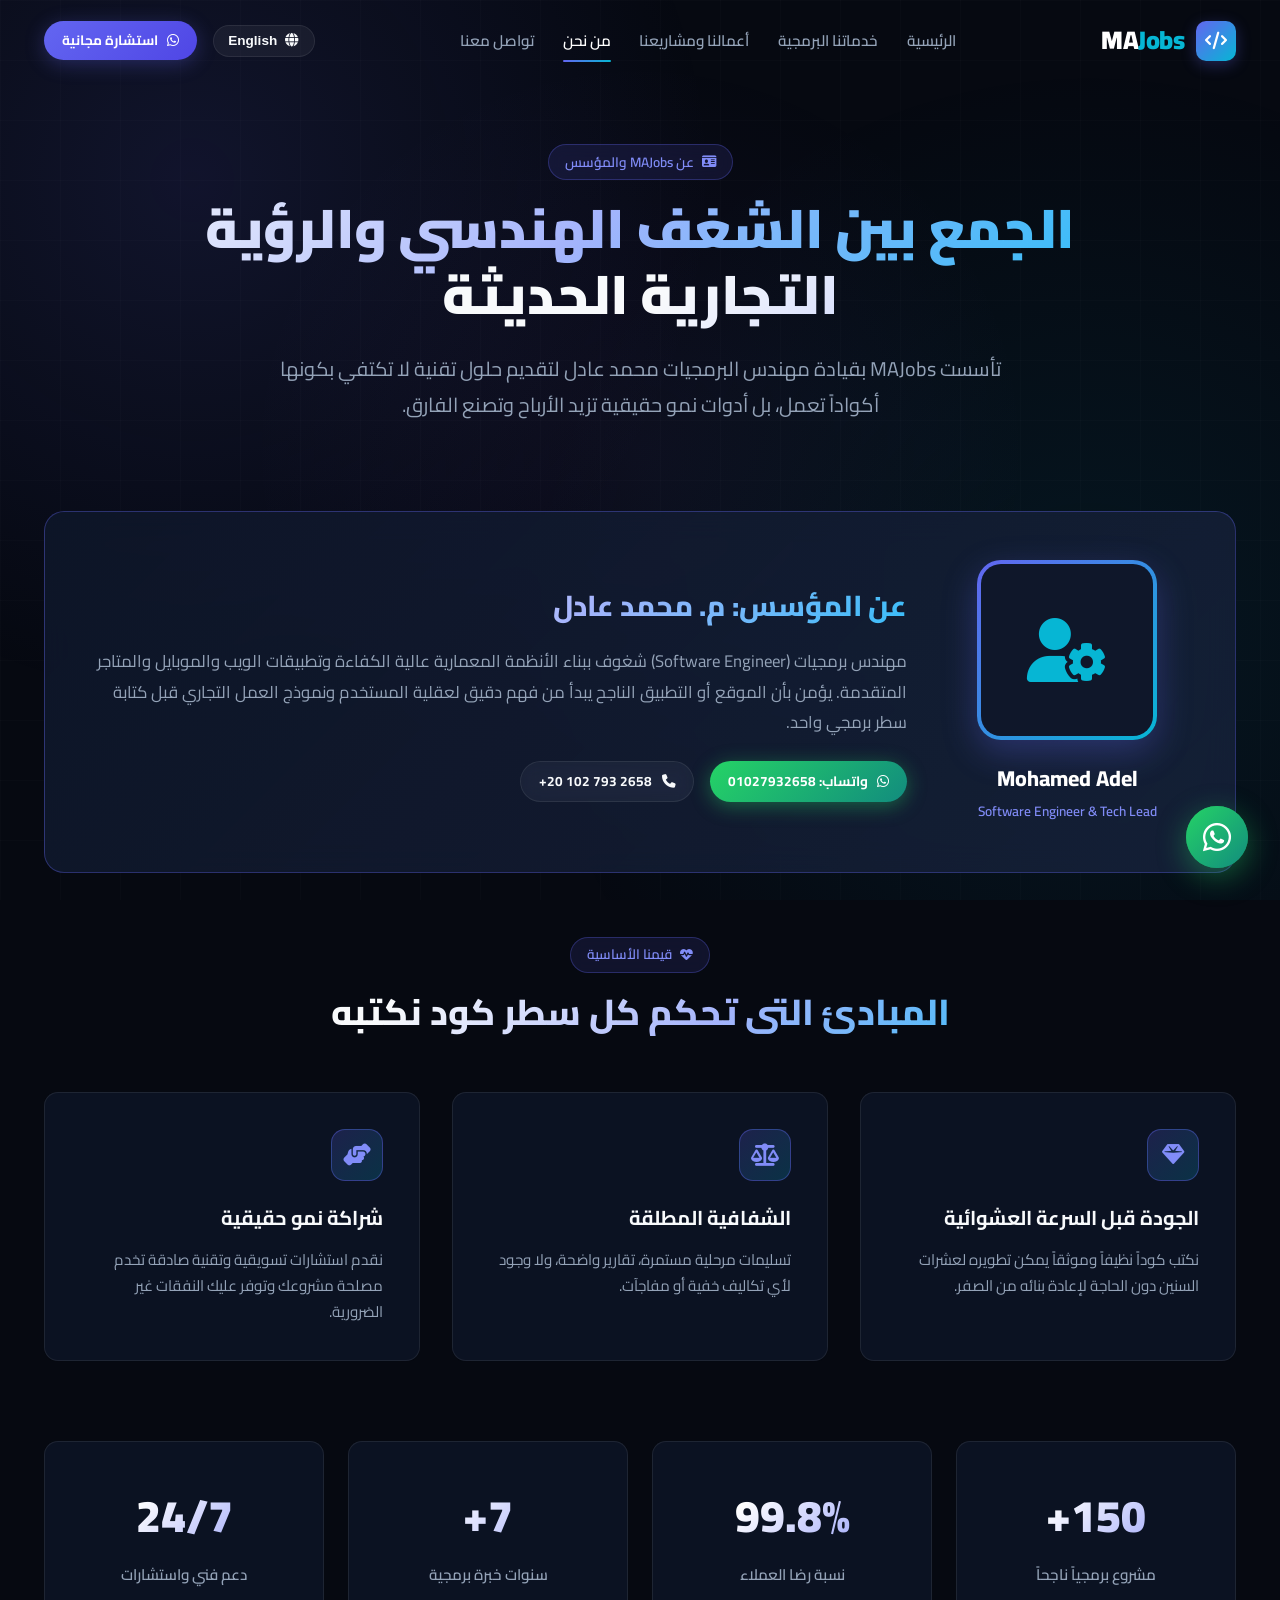
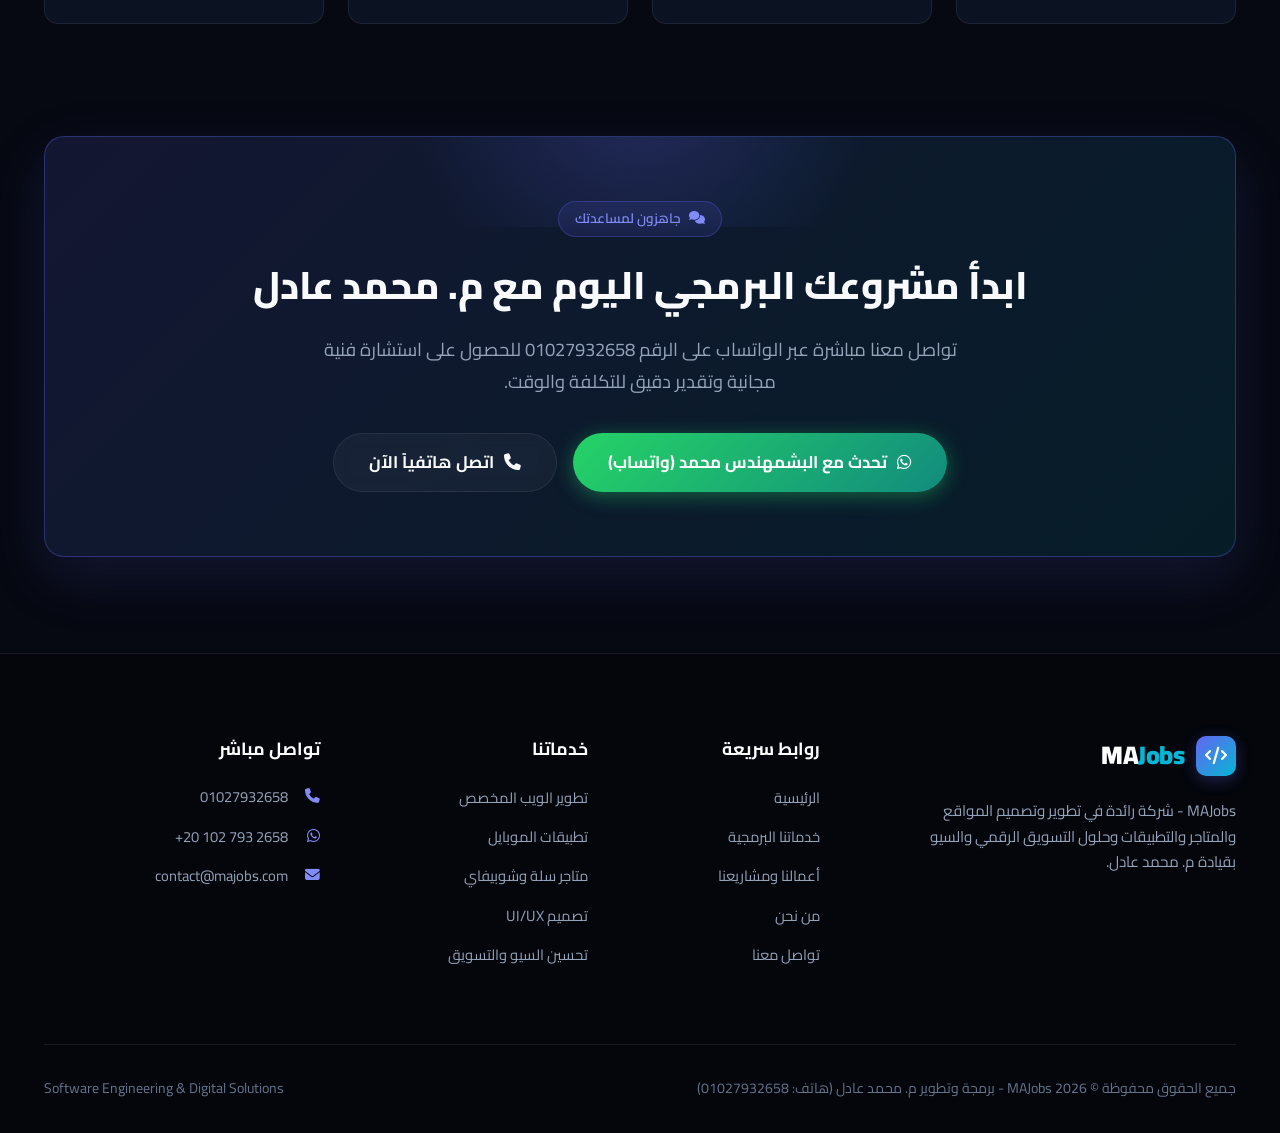
<file: about.html>
<!DOCTYPE html>
<html lang="ar" dir="rtl">
<head>
    <meta charset="UTF-8">
    <meta name="viewport" content="width=device-width, initial-scale=1.0">
    <title data-i18n-title="nav_about">من نحن | MAJobs - م. محمد عادل</title>
    
    <meta name="description" content="تعرف على MAJobs ورؤية المؤسس م. محمد عادل في تطوير الحلول البرمجية والهندسية المتطورة للشركات والمتاجر في الشرق الأوسط.">
    <meta name="author" content="Mohamed Adel">

    <!-- Favicon -->
    <link rel="icon" type="image/svg+xml" href="assets/favicon.svg">
    <link rel="icon" type="image/png" sizes="32x32" href="assets/favicon.png">
    <link rel="apple-touch-icon" sizes="192x192" href="assets/favicon-192.png">
    <link rel="shortcut icon" href="favicon.ico">

    <!-- Fonts & Icons -->
    <link rel="preconnect" href="https://fonts.googleapis.com">
    <link rel="preconnect" href="https://fonts.gstatic.com" crossorigin>
    <link href="https://fonts.googleapis.com/css2?family=Cairo:wght@400;500;600;700;800;900&family=Plus+Jakarta+Sans:wght@400;500;600;700;800&display=swap" rel="stylesheet">
    <link rel="stylesheet" href="https://cdnjs.cloudflare.com/ajax/libs/font-awesome/6.5.1/css/all.min.css">

    <!-- Stylesheets -->
    <link rel="stylesheet" href="css/style.css">
    <link rel="stylesheet" href="css/components.css">
    <link rel="stylesheet" href="css/rtl.css">
</head>
<body>

    <!-- ================= NAVBAR ================= -->
    <nav class="site-navbar">
        <div class="container nav-container">
            <a href="index.html" class="nav-brand">
                <div class="brand-icon">
                    <i class="fa-solid fa-code"></i>
                </div>
                <span>MA<span class="brand-accent">Jobs</span></span>
            </a>

            <div class="nav-menu">
                <a href="index.html" class="nav-link" data-i18n="nav_home">الرئيسية</a>
                <a href="services.html" class="nav-link" data-i18n="nav_services">خدماتنا البرمجية</a>
                <a href="portfolio.html" class="nav-link" data-i18n="nav_portfolio">أعمالنا ومشاريعنا</a>
                <a href="about.html" class="nav-link active" data-i18n="nav_about">من نحن</a>
                <a href="contact.html" class="nav-link" data-i18n="nav_contact">تواصل معنا</a>
            </div>

            <div class="nav-actions">
                <button type="button" class="lang-toggle-btn" aria-label="Toggle Language">
                    <i class="fa-solid fa-globe"></i>
                    <span class="lang-toggle-text">English</span>
                </button>

                <a href="https://wa.me/201027932658?text=%D9%85%D8%B1%D8%AD%D8%A8%D8%A7%D9%8B%20%D9%8A%D8%A7%20%D8%A8%D8%B4%D9%85%D9%87%D9%86%D8%AF%D8%B3%20%D9%85%D8%AD%D9%85%D8%AF%D8%8C%20%D8%A3%D9%88%D8%AF%20%D8%A7%D9%84%D8%AA%D8%B9%D8%B1%D9%81%20%D8%A3%D9%83%D8%AB%D8%B1%20%D8%B9%D9%84%D9%89%20MAJobs." target="_blank" rel="noopener noreferrer" class="btn btn-primary btn-sm">
                    <i class="fa-brands fa-whatsapp"></i>
                    <span data-i18n="nav_cta">استشارة مجانية</span>
                </a>

                <button class="mobile-toggle" aria-label="Open Navigation">
                    <span></span>
                    <span></span>
                    <span></span>
                </button>
            </div>
        </div>
    </nav>
    <div class="nav-overlay"></div>

    <!-- ================= PAGE HEADER ================= -->
    <header class="hero-section" style="padding-bottom: 2rem;">
        <div class="container">
            <div class="hero-content">
                <div class="badge animate-on-scroll">
                    <i class="fa-solid fa-id-card"></i>
                    <span data-i18n="about_page_badge">عن MAJobs والمؤسس</span>
                </div>

                <h1 class="hero-title animate-on-scroll">
                    <span class="text-gradient" data-i18n="about_page_title">الجمع بين الشغف الهندسي والرؤية التجارية الحديثة</span>
                </h1>

                <p class="hero-subtitle animate-on-scroll" data-i18n="about_lead">
                    تأسست MAJobs بقيادة مهندس البرمجيات محمد عادل لتقديم حلول تقنية لا تكتفي بكونها أكواداً تعمل، بل أدوات نمو حقيقية تزيد الأرباح وتصنع الفارق.
                </p>
            </div>
        </div>
    </header>

    <!-- ================= FOUNDER CARD ================= -->
    <section class="section" style="padding-top: 1rem;">
        <div class="container">
            <div class="founder-profile-card animate-on-scroll">
                <div class="founder-avatar-box">
                    <div class="founder-img-wrapper">
                        <div class="founder-img-inner">
                            <i class="fa-solid fa-user-gear"></i>
                        </div>
                    </div>
                    <h3 class="founder-name">Mohamed Adel</h3>
                    <span class="founder-title-badge">Software Engineer & Tech Lead</span>
                </div>

                <div class="founder-bio">
                    <h3 class="text-gradient" data-i18n="about_founder_title">عن المؤسس: م. محمد عادل</h3>
                    <p data-i18n="about_founder_desc">
                        مهندس برمجيات (Software Engineer) شغوف ببناء الأنظمة المعمارية عالية الكفاءة وتطبيقات الويب والموبايل والمتاجر المتقدمة. يؤمن بأن الموقع أو التطبيق الناجح يبدأ من فهم دقيق لعقلية المستخدم ونموذج العمل التجاري قبل كتابة سطر برمجي واحد.
                    </p>

                    <div style="display: flex; gap: 1rem; flex-wrap: wrap;">
                        <a href="https://wa.me/201027932658?text=%D9%85%D8%B1%D8%AD%D8%A8%D8%A7%D9%8B%20%D9%85.%20%D9%85%D8%AD%D9%85%D8%AF%20%D8%B9%D8%A7%D8%AF%D9%84%D8%8C%20%D8%A3%D9%88%D8%AF%20%D8%A7%D9%84%D8%AD%D8%AF%D9%8A%D8%AB%20%D9%85%D8%B9%D9%83%20%D9%85%D8%A8%D8%A7%D8%B4%D8%B1%D8%A9." target="_blank" rel="noopener noreferrer" class="btn btn-whatsapp btn-sm">
                            <i class="fa-brands fa-whatsapp"></i>
                            <span>واتساب: 01027932658</span>
                        </a>
                        <a href="tel:+201027932658" class="btn btn-outline btn-sm">
                            <i class="fa-solid fa-phone"></i>
                            <span style="direction: ltr;">+20 102 793 2658</span>
                        </a>
                    </div>
                </div>
            </div>

            <!-- Core Values -->
            <div class="section-header" style="margin-top: 4rem;">
                <div class="badge">
                    <i class="fa-solid fa-heart-pulse"></i>
                    <span data-i18n="about_values_title">قيمنا الأساسية</span>
                </div>
                <h2 class="section-title text-gradient">المبادئ التي تحكم كل سطر كود نكتبه</h2>
            </div>

            <div class="why-grid">
                <div class="why-card animate-on-scroll">
                    <div class="why-icon-box">
                        <i class="fa-solid fa-gem"></i>
                    </div>
                    <h3 data-i18n="about_val_1_title">الجودة قبل السرعة العشوائية</h3>
                    <p data-i18n="about_val_1_desc">نكتب كوداً نظيفاً وموثقاً يمكن تطويره لعشرات السنين دون الحاجة لإعادة بنائه من الصفر.</p>
                </div>

                <div class="why-card animate-on-scroll">
                    <div class="why-icon-box">
                        <i class="fa-solid fa-scale-balanced"></i>
                    </div>
                    <h3 data-i18n="about_val_2_title">الشفافية المطلقة</h3>
                    <p data-i18n="about_val_2_desc">تسليمات مرحلية مستمرة، تقارير واضحة، ولا وجود لأي تكاليف خفية أو مفاجآت.</p>
                </div>

                <div class="why-card animate-on-scroll">
                    <div class="why-icon-box">
                        <i class="fa-solid fa-handshake-angle"></i>
                    </div>
                    <h3 data-i18n="about_val_3_title">شراكة نمو حقيقية</h3>
                    <p data-i18n="about_val_3_desc">نقدم استشارات تسويقية وتقنية صادقة تخدم مصلحة مشروعك وتوفر عليك النفقات غير الضرورية.</p>
                </div>
            </div>

            <!-- Stats Counters -->
            <div style="margin-top: 5rem;">
                <div id="stats-grid" class="stats-grid"></div>
            </div>
        </div>
    </section>

    <!-- ================= CTA BANNER ================= -->
    <section class="section" style="padding-top: 1rem;">
        <div class="container">
            <div class="cta-banner">
                <div class="badge">
                    <i class="fa-solid fa-comments"></i>
                    <span>جاهزون لمساعدتك</span>
                </div>
                <h2 data-i18n="cta_title">ابدأ مشروعك البرمجي اليوم مع م. محمد عادل</h2>
                <p data-i18n="cta_desc">تواصل معنا مباشرة عبر الواتساب على الرقم 01027932658 للحصول على استشارة فنية مجانية وتقدير دقيق للتكلفة والوقت.</p>
                
                <div class="cta-actions">
                    <a href="https://wa.me/201027932658?text=%D9%85%D8%B1%D8%AD%D8%A8%D8%A7%D9%8B%20%D9%85.%20%D9%85%D8%AD%D9%85%D8%AF%D8%8C%20%D8%A3%D8%B1%D9%8A%D8%AF%20%D8%A8%D8%AF%D8%A1%20%D9%85%D8%B4%D8%B1%D9%88%D8%B9%20%D9%85%D8%B9%20MAJobs." target="_blank" rel="noopener noreferrer" class="btn btn-whatsapp btn-lg">
                        <i class="fa-brands fa-whatsapp"></i>
                        <span data-i18n="cta_whatsapp_btn">تحدث مع البشمهندس محمد (واتساب)</span>
                    </a>
                    <a href="tel:+201027932658" class="btn btn-outline btn-lg">
                        <i class="fa-solid fa-phone"></i>
                        <span data-i18n="cta_call_btn">اتصل هاتفياً الآن</span>
                    </a>
                </div>
            </div>
        </div>
    </section>

    <!-- ================= FOOTER ================= -->
    <footer class="site-footer">
        <div class="container">
            <div class="footer-top">
                <div class="footer-brand">
                    <a href="index.html" class="nav-brand">
                        <div class="brand-icon">
                            <i class="fa-solid fa-code"></i>
                        </div>
                        <span>MA<span class="brand-accent">Jobs</span></span>
                    </a>
                    <p data-i18n="footer_desc">MAJobs - شركة رائدة في تطوير وتصميم المواقع والمتاجر والتطبيقات وحلول التسويق الرقمي والسيو بقيادة م. محمد عادل.</p>
                </div>

                <div>
                    <h4 class="footer-title" data-i18n="footer_links_quick">روابط سريعة</h4>
                    <ul class="footer-links">
                        <li><a href="index.html" data-i18n="nav_home">الرئيسية</a></li>
                        <li><a href="services.html" data-i18n="nav_services">خدماتنا</a></li>
                        <li><a href="portfolio.html" data-i18n="nav_portfolio">أعمالنا</a></li>
                        <li><a href="about.html" data-i18n="nav_about">من نحن</a></li>
                        <li><a href="contact.html" data-i18n="nav_contact">تواصل معنا</a></li>
                    </ul>
                </div>

                <div>
                    <h4 class="footer-title" data-i18n="footer_links_services">خدماتنا</h4>
                    <ul class="footer-links">
                        <li><a href="services.html">تطوير الويب المخصص</a></li>
                        <li><a href="services.html">تطبيقات الموبايل</a></li>
                        <li><a href="services.html">متاجر سلة وشوبيفاي</a></li>
                        <li><a href="services.html">تصميم UI/UX</a></li>
                        <li><a href="services.html">تحسين السيو والتسويق</a></li>
                    </ul>
                </div>

                <div>
                    <h4 class="footer-title" data-i18n="footer_contact_direct">تواصل مباشر</h4>
                    <div class="footer-contact-item">
                        <i class="fa-solid fa-phone"></i>
                        <a href="tel:+201027932658" style="direction: ltr;">01027932658</a>
                    </div>
                    <div class="footer-contact-item">
                        <i class="fa-brands fa-whatsapp"></i>
                        <a href="https://wa.me/201027932658" target="_blank" rel="noopener noreferrer" style="direction: ltr;">+20 102 793 2658</a>
                    </div>
                    <div class="footer-contact-item">
                        <i class="fa-solid fa-envelope"></i>
                        <a href="mailto:contact@majobs.com">contact@majobs.com</a>
                    </div>
                </div>
            </div>

            <div class="footer-bottom">
                <div data-i18n="footer_rights">جميع الحقوق محفوظة © 2026 MAJobs - برمجة وتطوير م. محمد عادل (هاتف: 01027932658)</div>
                <div>Software Engineering & Digital Solutions</div>
            </div>
        </div>
    </footer>

    <!-- Scripts -->
    <script src="js/data.js"></script>
    <script src="js/translations.js"></script>
    <script src="js/main.js"></script>
</body>
</html>
</file>
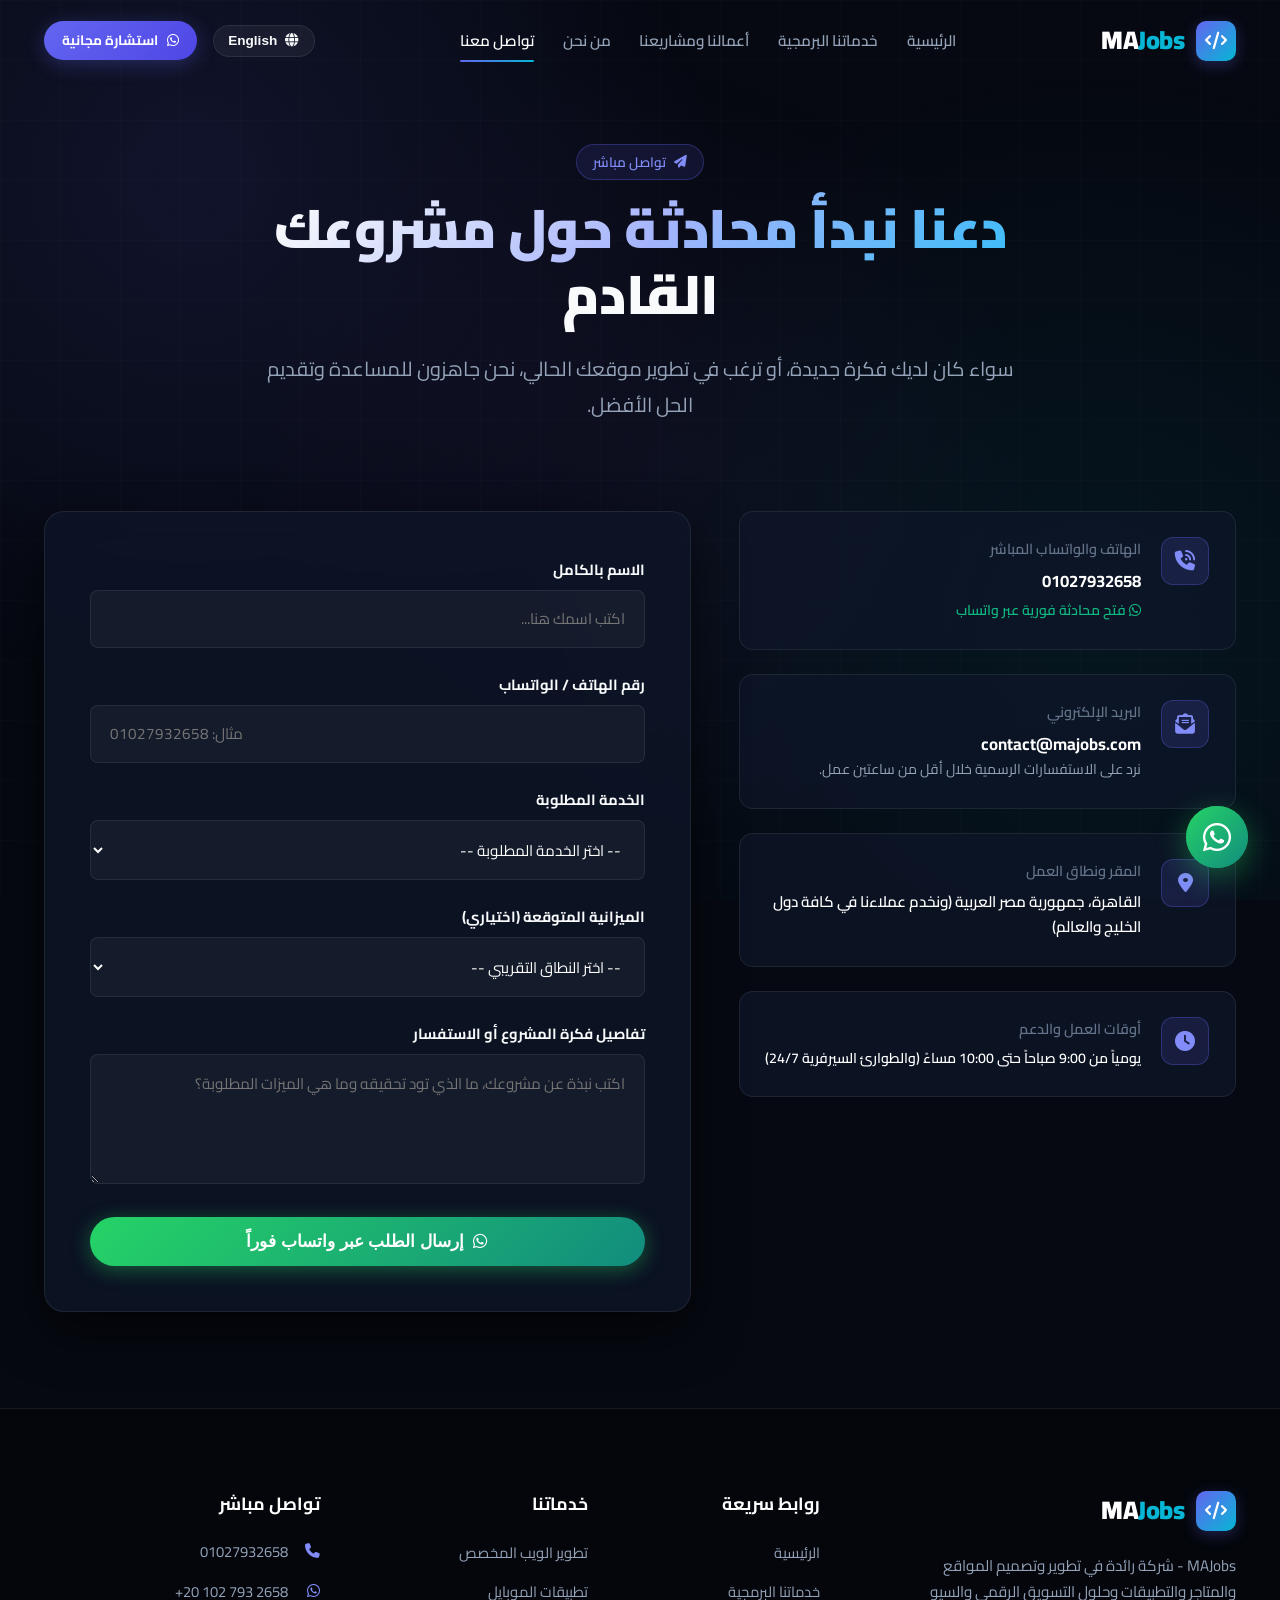
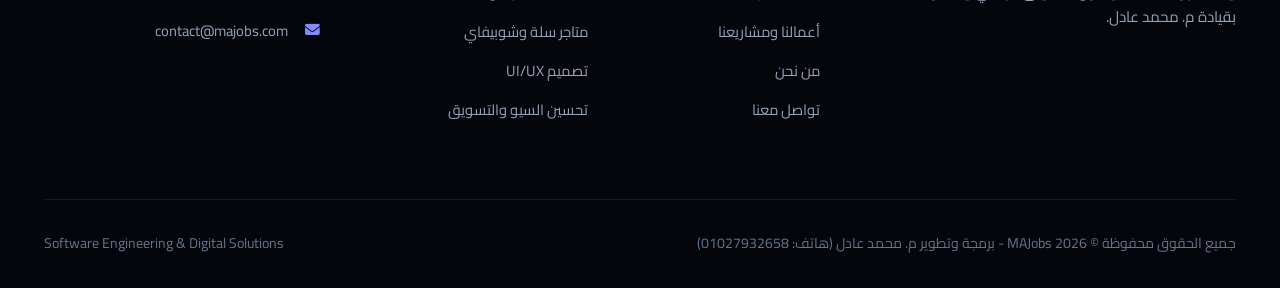
<file: contact.html>
<!DOCTYPE html>
<html lang="ar" dir="rtl">
<head>
    <meta charset="UTF-8">
    <meta name="viewport" content="width=device-width, initial-scale=1.0">
    <title data-i18n-title="nav_contact">تواصل معنا | MAJobs - م. محمد عادل</title>
    
    <meta name="description" content="تواصل مع م. محمد عادل ومؤسسة MAJobs لتطوير البرمجيات والمواقع. رقم الهاتف والواتساب المباشر: 01027932658">
    <meta name="author" content="Mohamed Adel">

    <!-- Favicon -->
    <link rel="icon" type="image/svg+xml" href="assets/favicon.svg">
    <link rel="icon" type="image/png" sizes="32x32" href="assets/favicon.png">
    <link rel="apple-touch-icon" sizes="192x192" href="assets/favicon-192.png">
    <link rel="shortcut icon" href="favicon.ico">

    <!-- Fonts & Icons -->
    <link rel="preconnect" href="https://fonts.googleapis.com">
    <link rel="preconnect" href="https://fonts.gstatic.com" crossorigin>
    <link href="https://fonts.googleapis.com/css2?family=Cairo:wght@400;500;600;700;800;900&family=Plus+Jakarta+Sans:wght@400;500;600;700;800&display=swap" rel="stylesheet">
    <link rel="stylesheet" href="https://cdnjs.cloudflare.com/ajax/libs/font-awesome/6.5.1/css/all.min.css">

    <!-- Stylesheets -->
    <link rel="stylesheet" href="css/style.css">
    <link rel="stylesheet" href="css/components.css">
    <link rel="stylesheet" href="css/rtl.css">
</head>
<body>

    <!-- ================= NAVBAR ================= -->
    <nav class="site-navbar">
        <div class="container nav-container">
            <a href="index.html" class="nav-brand">
                <div class="brand-icon">
                    <i class="fa-solid fa-code"></i>
                </div>
                <span>MA<span class="brand-accent">Jobs</span></span>
            </a>

            <div class="nav-menu">
                <a href="index.html" class="nav-link" data-i18n="nav_home">الرئيسية</a>
                <a href="services.html" class="nav-link" data-i18n="nav_services">خدماتنا البرمجية</a>
                <a href="portfolio.html" class="nav-link" data-i18n="nav_portfolio">أعمالنا ومشاريعنا</a>
                <a href="about.html" class="nav-link" data-i18n="nav_about">من نحن</a>
                <a href="contact.html" class="nav-link active" data-i18n="nav_contact">تواصل معنا</a>
            </div>

            <div class="nav-actions">
                <button type="button" class="lang-toggle-btn" aria-label="Toggle Language">
                    <i class="fa-solid fa-globe"></i>
                    <span class="lang-toggle-text">English</span>
                </button>

                <a href="https://wa.me/201027932658?text=%D9%85%D8%B1%D8%AD%D8%A8%D8%A7%D9%8B%20%D9%8A%D8%A7%20%D8%A8%D8%B4%D9%85%D9%87%D9%86%D8%AF%D8%B3%20%D9%85%D8%AD%D9%85%D8%AF%D8%8C%20%D8%A3%D9%88%D8%AF%20%D8%A7%D9%84%D8%AA%D9%88%D8%A7%D8%B5%D9%84%20%D9%85%D8%B9%D9%83%D9%85%20%D9%84%D8%A8%D8%AF%D8%A1%20%D9%85%D8%B4%D8%B1%D9%88%D8%B9." target="_blank" rel="noopener noreferrer" class="btn btn-primary btn-sm">
                    <i class="fa-brands fa-whatsapp"></i>
                    <span data-i18n="nav_cta">استشارة مجانية</span>
                </a>

                <button class="mobile-toggle" aria-label="Open Navigation">
                    <span></span>
                    <span></span>
                    <span></span>
                </button>
            </div>
        </div>
    </nav>
    <div class="nav-overlay"></div>

    <!-- ================= PAGE HEADER ================= -->
    <header class="hero-section" style="padding-bottom: 2rem;">
        <div class="container">
            <div class="hero-content">
                <div class="badge animate-on-scroll">
                    <i class="fa-solid fa-paper-plane"></i>
                    <span data-i18n="contact_page_badge">تواصل مباشر</span>
                </div>

                <h1 class="hero-title animate-on-scroll">
                    <span class="text-gradient" data-i18n="contact_page_title">دعنا نبدأ محادثة حول مشروعك القادم</span>
                </h1>

                <p class="hero-subtitle animate-on-scroll" data-i18n="contact_page_desc">
                    سواء كان لديك فكرة جديدة، أو ترغب في تطوير موقعك الحالي، نحن جاهزون للمساعدة وتقديم الحل الأفضل.
                </p>
            </div>
        </div>
    </header>

    <!-- ================= CONTACT SECTION ================= -->
    <section class="section" style="padding-top: 1rem;">
        <div class="container">
            <div class="contact-layout">
                <!-- Contact Information Cards -->
                <div class="contact-info-list">
                    <div class="contact-info-card animate-on-scroll">
                        <div class="contact-icon-box">
                            <i class="fa-solid fa-phone-volume"></i>
                        </div>
                        <div>
                            <div class="contact-info-title" data-i18n="contact_info_phone_title">الهاتف والواتساب المباشر</div>
                            <div class="contact-info-value">
                                <a href="tel:+201027932658" style="color: #fff;">01027932658</a>
                            </div>
                            <div class="contact-info-desc" style="margin-top: 0.25rem;">
                                <a href="https://wa.me/201027932658" target="_blank" rel="noopener noreferrer" style="color: var(--emerald); font-weight: 600;">
                                    <i class="fa-brands fa-whatsapp"></i> فتح محادثة فورية عبر واتساب
                                </a>
                            </div>
                        </div>
                    </div>

                    <div class="contact-info-card animate-on-scroll">
                        <div class="contact-icon-box">
                            <i class="fa-solid fa-envelope-open-text"></i>
                        </div>
                        <div>
                            <div class="contact-info-title" data-i18n="contact_info_email_title">البريد الإلكتروني الرسمي</div>
                            <div class="contact-info-value">
                                <a href="mailto:contact@majobs.com" style="color: #fff; direction: ltr;">contact@majobs.com</a>
                            </div>
                            <div class="contact-info-desc">نرد على الاستفسارات الرسمية خلال أقل من ساعتين عمل.</div>
                        </div>
                    </div>

                    <div class="contact-info-card animate-on-scroll">
                        <div class="contact-icon-box">
                            <i class="fa-solid fa-location-dot"></i>
                        </div>
                        <div>
                            <div class="contact-info-title" data-i18n="contact_info_loc_title">المقر ونطاق العمل</div>
                            <div class="contact-info-desc" data-i18n="contact_info_loc_val" style="color: #fff; font-weight: 600; font-size: 0.95rem;">
                                القاهرة، جمهورية مصر العربية (ونخدم عملاءنا في كافة دول الخليج والعالم)
                            </div>
                        </div>
                    </div>

                    <div class="contact-info-card animate-on-scroll">
                        <div class="contact-icon-box">
                            <i class="fa-solid fa-clock"></i>
                        </div>
                        <div>
                            <div class="contact-info-title" data-i18n="contact_info_hours_title">أوقات العمل والدعم</div>
                            <div class="contact-info-desc" data-i18n="contact_info_hours_val" style="color: #fff; font-weight: 600;">
                                يومياً من 9:00 صباحاً حتى 10:00 مساءً (والطوارئ السيرفرية 24/7)
                            </div>
                        </div>
                    </div>
                </div>

                <!-- Interactive Contact Form -->
                <div class="contact-form-box animate-on-scroll">
                    <form id="main-contact-form">
                        <div class="form-group">
                            <label class="form-label" for="cf-name" data-i18n="form_name">الاسم بالكامل</label>
                            <input type="text" id="cf-name" class="form-input" data-i18n-ph="form_name_ph" placeholder="اكتب اسمك هنا..." required>
                        </div>

                        <div class="form-group">
                            <label class="form-label" for="cf-phone" data-i18n="form_phone">رقم الهاتف / الواتساب</label>
                            <input type="tel" id="cf-phone" class="form-input" data-i18n-ph="form_phone_ph" placeholder="مثال: 01027932658" required>
                        </div>

                        <div class="form-group">
                            <label class="form-label" for="cf-service" data-i18n="form_service">الخدمة المطلوبة</label>
                            <select id="cf-service" class="form-select">
                                <option value="" data-i18n="form_service_select">-- اختر الخدمة المطلوبة --</option>
                                <option value="تطوير موقع ويب مخصص (Web Development)">تطوير موقع ويب مخصص (Web Development)</option>
                                <option value="تطوير تطبيق موبايل iOS & Android">تطوير تطبيق موبايل iOS & Android</option>
                                <option value="إنشاء متجر إلكتروني (سلة، زد، شوبيفاي)">إنشاء متجر إلكتروني (سلة، زد، شوبيفاي)</option>
                                <option value="تصميم واجهات وتجربة المستخدم (UI/UX)">تصميم واجهات وتجربة المستخدم (UI/UX)</option>
                                <option value="تحسين محركات البحث SEO والتتبع">تحسين محركات البحث SEO والتتبع</option>
                                <option value="إدارة السيرفرات والـ DevOps السحابي">إدارة السيرفرات والـ DevOps السحابي</option>
                                <option value="ربط بوابات الدفع وأنظمة الـ APIs">ربط بوابات الدفع وأنظمة الـ APIs</option>
                                <option value="استشارة تقنية وهندسية عامة">استشارة تقنية وهندسية عامة</option>
                            </select>
                        </div>

                        <div class="form-group">
                            <label class="form-label" for="cf-budget" data-i18n="form_budget">الميزانية المتوقعة (اختياري)</label>
                            <select id="cf-budget" class="form-select">
                                <option value="" data-i18n="form_budget_select">-- اختر النطاق التقريبي --</option>
                                <option value="أقل من 500 دولار / 25,000 ج.م">أقل من 500 دولار / 25,000 ج.م</option>
                                <option value="500$ - 1500$ دولار / 25,000 - 75,000 ج.م">500$ - 1500$ دولار / 25,000 - 75,000 ج.م</option>
                                <option value="1500$ - 3000$ دولار / 75,000 - 150,000 ج.م">1500$ - 3000$ دولار / 75,000 - 150,000 ج.م</option>
                                <option value="أكثر من 3000 دولار / 150,000 ج.م">أكثر من 3000 دولار / 150,000 ج.م</option>
                            </select>
                        </div>

                        <div class="form-group">
                            <label class="form-label" for="cf-message" data-i18n="form_message">تفاصيل فكرة المشروع أو الاستفسار</label>
                            <textarea id="cf-message" class="form-textarea" data-i18n-ph="form_message_ph" placeholder="اكتب نبذة عن مشروعك، ما الذي تود تحقيقه وما هي الميزات المطلوبة؟" required></textarea>
                        </div>

                        <button type="submit" class="btn btn-whatsapp btn-lg btn-block">
                            <i class="fa-brands fa-whatsapp"></i>
                            <span data-i18n="form_submit">إرسال الطلب عبر واتساب فوراً</span>
                        </button>

                        <div id="form-feedback" class="feedback-toast hidden"></div>
                    </form>
                </div>
            </div>
        </div>
    </section>

    <!-- ================= FOOTER ================= -->
    <footer class="site-footer">
        <div class="container">
            <div class="footer-top">
                <div class="footer-brand">
                    <a href="index.html" class="nav-brand">
                        <div class="brand-icon">
                            <i class="fa-solid fa-code"></i>
                        </div>
                        <span>MA<span class="brand-accent">Jobs</span></span>
                    </a>
                    <p data-i18n="footer_desc">MAJobs - شركة رائدة في تطوير وتصميم المواقع والمتاجر والتطبيقات وحلول التسويق الرقمي والسيو بقيادة م. محمد عادل.</p>
                </div>

                <div>
                    <h4 class="footer-title" data-i18n="footer_links_quick">روابط سريعة</h4>
                    <ul class="footer-links">
                        <li><a href="index.html" data-i18n="nav_home">الرئيسية</a></li>
                        <li><a href="services.html" data-i18n="nav_services">خدماتنا</a></li>
                        <li><a href="portfolio.html" data-i18n="nav_portfolio">أعمالنا</a></li>
                        <li><a href="about.html" data-i18n="nav_about">من نحن</a></li>
                        <li><a href="contact.html" data-i18n="nav_contact">تواصل معنا</a></li>
                    </ul>
                </div>

                <div>
                    <h4 class="footer-title" data-i18n="footer_links_services">خدماتنا</h4>
                    <ul class="footer-links">
                        <li><a href="services.html">تطوير الويب المخصص</a></li>
                        <li><a href="services.html">تطبيقات الموبايل</a></li>
                        <li><a href="services.html">متاجر سلة وشوبيفاي</a></li>
                        <li><a href="services.html">تصميم UI/UX</a></li>
                        <li><a href="services.html">تحسين السيو والتسويق</a></li>
                    </ul>
                </div>

                <div>
                    <h4 class="footer-title" data-i18n="footer_contact_direct">تواصل مباشر</h4>
                    <div class="footer-contact-item">
                        <i class="fa-solid fa-phone"></i>
                        <a href="tel:+201027932658" style="direction: ltr;">01027932658</a>
                    </div>
                    <div class="footer-contact-item">
                        <i class="fa-brands fa-whatsapp"></i>
                        <a href="https://wa.me/201027932658" target="_blank" rel="noopener noreferrer" style="direction: ltr;">+20 102 793 2658</a>
                    </div>
                    <div class="footer-contact-item">
                        <i class="fa-solid fa-envelope"></i>
                        <a href="mailto:contact@majobs.com">contact@majobs.com</a>
                    </div>
                </div>
            </div>

            <div class="footer-bottom">
                <div data-i18n="footer_rights">جميع الحقوق محفوظة © 2026 MAJobs - برمجة وتطوير م. محمد عادل (هاتف: 01027932658)</div>
                <div>Software Engineering & Digital Solutions</div>
            </div>
        </div>
    </footer>

    <!-- Scripts -->
    <script src="js/data.js"></script>
    <script src="js/translations.js"></script>
    <script src="js/main.js"></script>
</body>
</html>
</file>
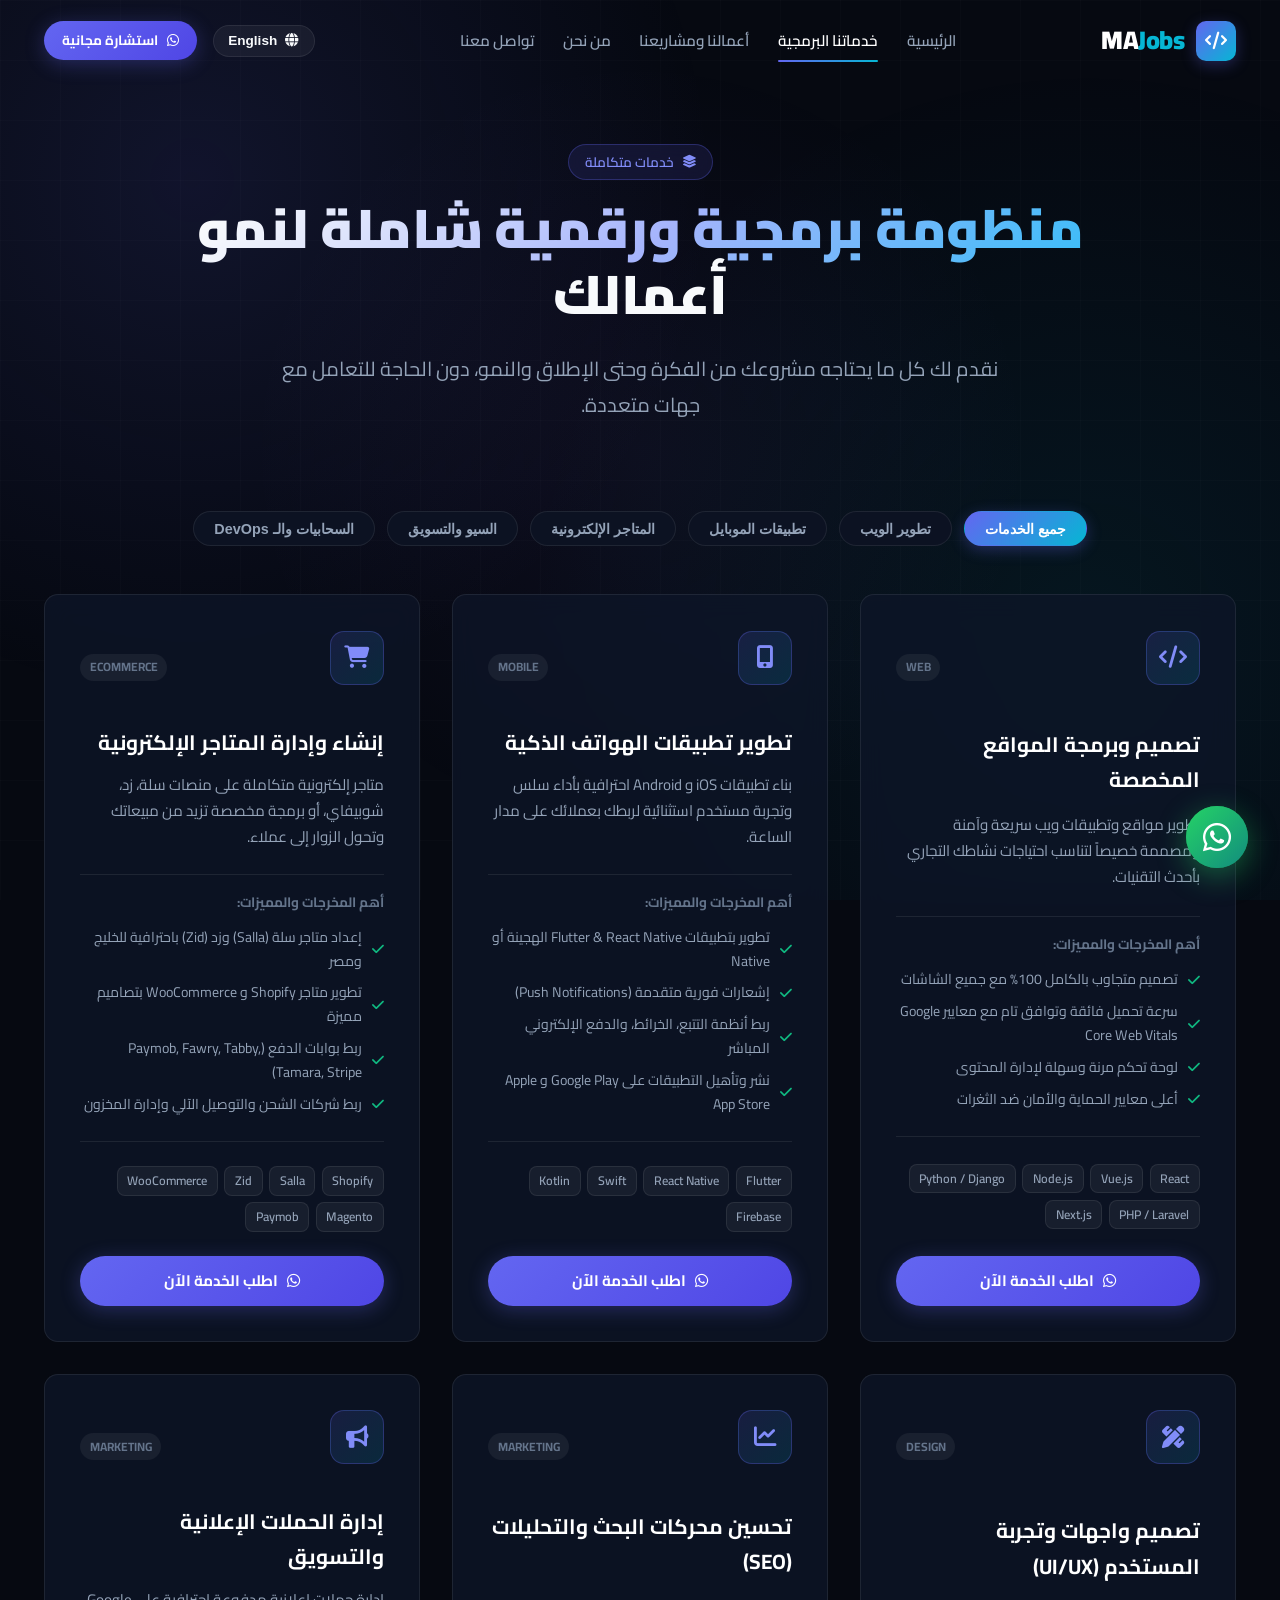
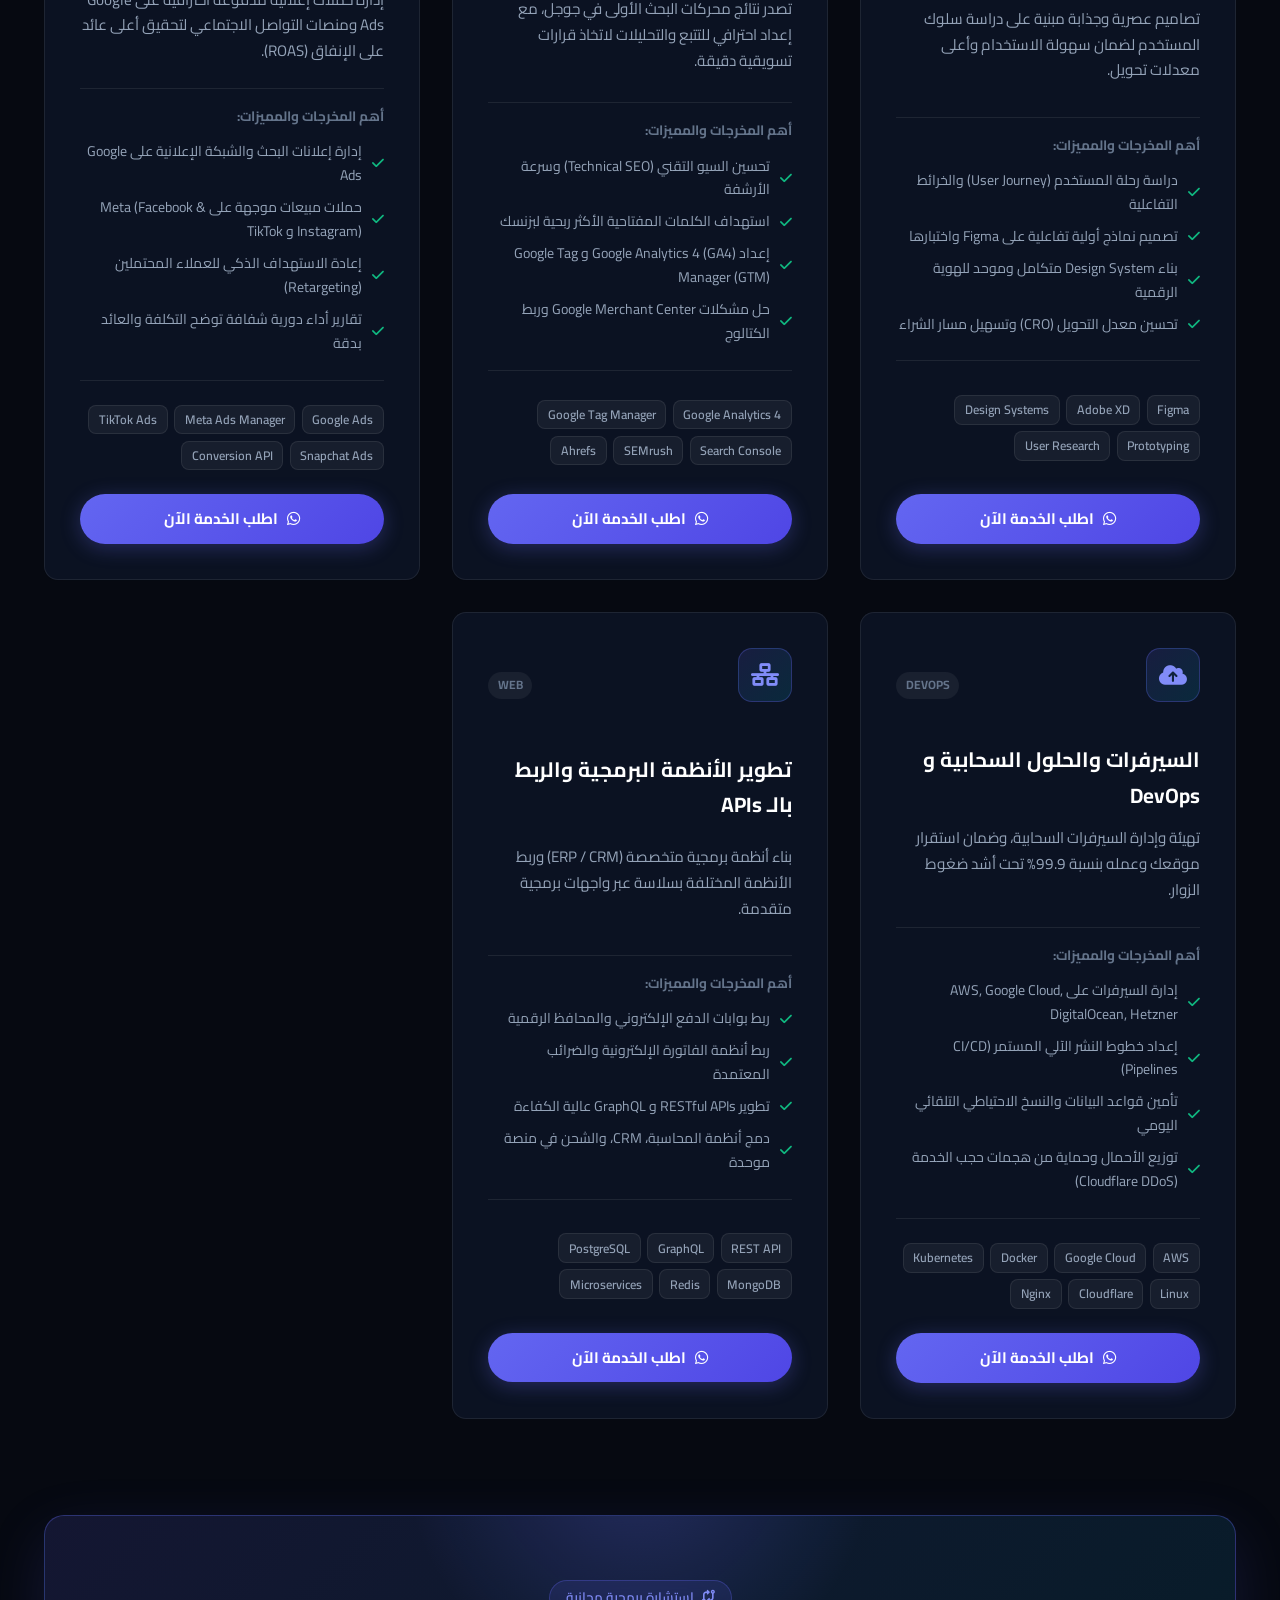
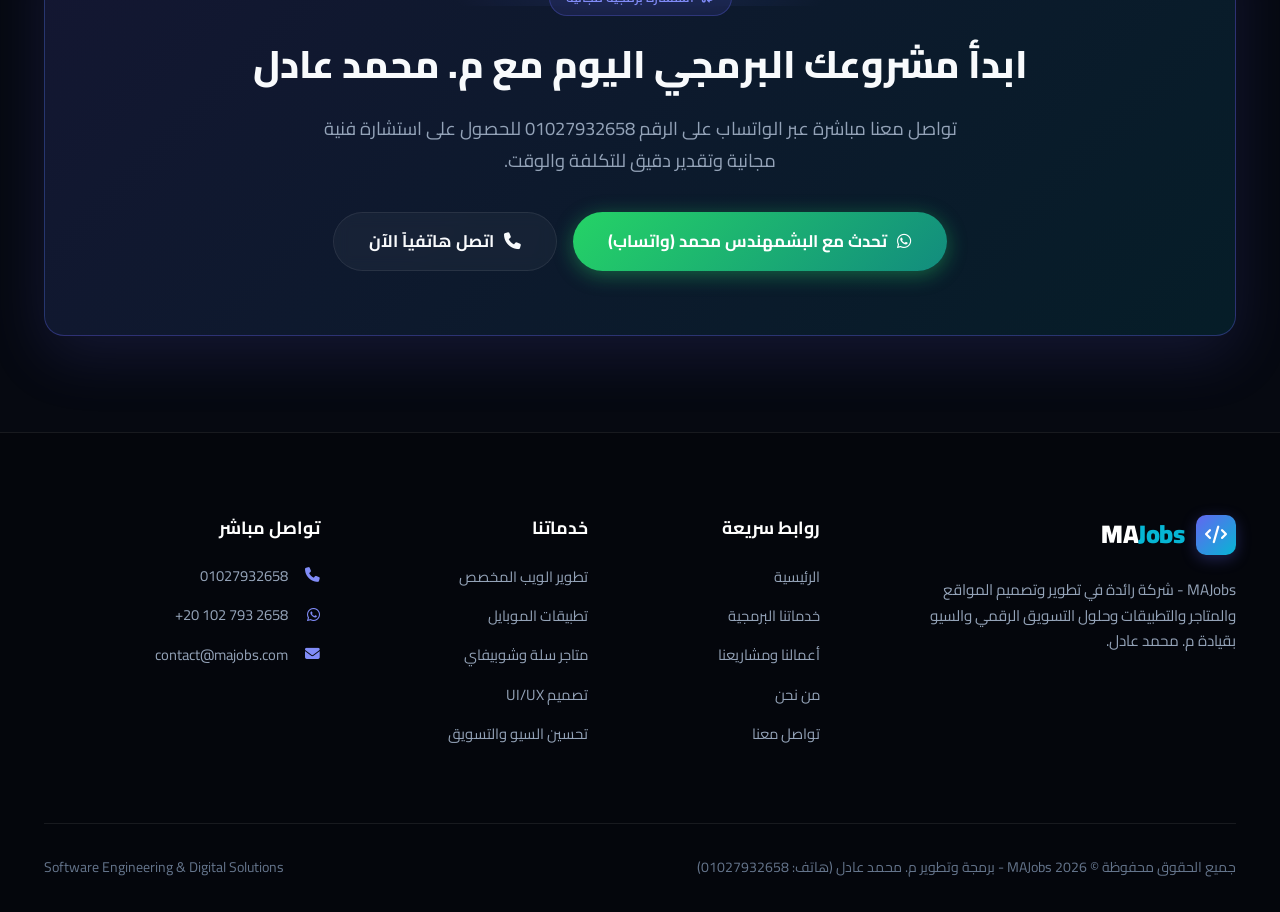
<file: services.html>
<!DOCTYPE html>
<html lang="ar" dir="rtl">
<head>
    <meta charset="UTF-8">
    <meta name="viewport" content="width=device-width, initial-scale=1.0">
    <title data-i18n-title="nav_services">خدماتنا البرمجية | MAJobs - م. محمد عادل</title>
    
    <meta name="description" content="استكشف كافة الخدمات البرمجية والتسويقية لدى MAJobs: برمجة المواقع، تطبيقات الموبايل، متاجر سلة وشوبيفاي، السيو والـ DevOps.">
    <meta name="author" content="Mohamed Adel">

    <!-- Favicon -->
    <link rel="icon" type="image/svg+xml" href="assets/favicon.svg">
    <link rel="icon" type="image/png" sizes="32x32" href="assets/favicon.png">
    <link rel="apple-touch-icon" sizes="192x192" href="assets/favicon-192.png">
    <link rel="shortcut icon" href="favicon.ico">

    <!-- Fonts & Icons -->
    <link rel="preconnect" href="https://fonts.googleapis.com">
    <link rel="preconnect" href="https://fonts.gstatic.com" crossorigin>
    <link href="https://fonts.googleapis.com/css2?family=Cairo:wght@400;500;600;700;800;900&family=Plus+Jakarta+Sans:wght@400;500;600;700;800&display=swap" rel="stylesheet">
    <link rel="stylesheet" href="https://cdnjs.cloudflare.com/ajax/libs/font-awesome/6.5.1/css/all.min.css">

    <!-- Stylesheets -->
    <link rel="stylesheet" href="css/style.css">
    <link rel="stylesheet" href="css/components.css">
    <link rel="stylesheet" href="css/rtl.css">
</head>
<body>

    <!-- ================= NAVBAR ================= -->
    <nav class="site-navbar">
        <div class="container nav-container">
            <a href="index.html" class="nav-brand">
                <div class="brand-icon">
                    <i class="fa-solid fa-code"></i>
                </div>
                <span>MA<span class="brand-accent">Jobs</span></span>
            </a>

            <div class="nav-menu">
                <a href="index.html" class="nav-link" data-i18n="nav_home">الرئيسية</a>
                <a href="services.html" class="nav-link active" data-i18n="nav_services">خدماتنا البرمجية</a>
                <a href="portfolio.html" class="nav-link" data-i18n="nav_portfolio">أعمالنا ومشاريعنا</a>
                <a href="about.html" class="nav-link" data-i18n="nav_about">من نحن</a>
                <a href="contact.html" class="nav-link" data-i18n="nav_contact">تواصل معنا</a>
            </div>

            <div class="nav-actions">
                <button type="button" class="lang-toggle-btn" aria-label="Toggle Language">
                    <i class="fa-solid fa-globe"></i>
                    <span class="lang-toggle-text">English</span>
                </button>

                <a href="https://wa.me/201027932658?text=%D9%85%D8%B1%D8%AD%D8%A8%D8%A7%D9%8B%20%D9%8A%D8%A7%20%D8%A8%D8%B4%D9%85%D9%87%D9%86%D8%AF%D8%B3%20%D9%85%D8%AD%D9%85%D8%AF%D8%8C%20%D8%A3%D9%88%D8%AF%20%D8%A7%D9%84%D8%A7%D8%B3%D8%AA%D9%81%D8%B3%D8%A7%D8%B1%20%D8%B9%D9%86%20%D8%AE%D8%AF%D9%85%D8%A7%D8%AA%D9%83%D9%85%20%D8%A7%D9%84%D8%A8%D8%B1%D9%85%D8%AC%D9%8A%D8%A9." target="_blank" rel="noopener noreferrer" class="btn btn-primary btn-sm">
                    <i class="fa-brands fa-whatsapp"></i>
                    <span data-i18n="nav_cta">استشارة مجانية</span>
                </a>

                <button class="mobile-toggle" aria-label="Open Navigation">
                    <span></span>
                    <span></span>
                    <span></span>
                </button>
            </div>
        </div>
    </nav>
    <div class="nav-overlay"></div>

    <!-- ================= PAGE HEADER ================= -->
    <header class="hero-section" style="padding-bottom: 2rem;">
        <div class="container">
            <div class="hero-content">
                <div class="badge animate-on-scroll">
                    <i class="fa-solid fa-layer-group"></i>
                    <span data-i18n="services_badge">خدمات متكاملة</span>
                </div>

                <h1 class="hero-title animate-on-scroll">
                    <span class="text-gradient" data-i18n="services_title">منظومة برمجية ورقمية شاملة لنمو أعمالك</span>
                </h1>

                <p class="hero-subtitle animate-on-scroll" data-i18n="services_desc">
                    نقدم لك كل ما يحتاجه مشروعك من الفكرة وحتى الإطلاق والنمو، دون الحاجة للتعامل مع جهات متعددة.
                </p>
            </div>
        </div>
    </header>

    <!-- ================= SERVICES CATALOGUE ================= -->
    <section class="section" style="padding-top: 1rem;">
        <div class="container">
            <!-- Filter Controls -->
            <div class="filter-container">
                <button type="button" class="filter-btn services-filter-btn active" data-filter="all" data-i18n="filter_all">جميع الخدمات</button>
                <button type="button" class="filter-btn services-filter-btn" data-filter="web" data-i18n="filter_web">تطوير الويب</button>
                <button type="button" class="filter-btn services-filter-btn" data-filter="mobile" data-i18n="filter_mobile">تطبيقات الموبايل</button>
                <button type="button" class="filter-btn services-filter-btn" data-filter="ecommerce" data-i18n="filter_ecommerce">المتاجر الإلكترونية</button>
                <button type="button" class="filter-btn services-filter-btn" data-filter="marketing" data-i18n="filter_marketing">السيو والتسويق</button>
                <button type="button" class="filter-btn services-filter-btn" data-filter="devops" data-i18n="filter_devops">السحابيات والـ DevOps</button>
            </div>

            <!-- Full Dynamic Grid -->
            <div id="full-services-grid" class="services-grid"></div>
        </div>
    </section>

    <!-- ================= CALL TO ACTION BANNER ================= -->
    <section class="section" style="padding-top: 0;">
        <div class="container">
            <div class="cta-banner">
                <div class="badge">
                    <i class="fa-solid fa-code-compare"></i>
                    <span>استشارة برمجية مجانية</span>
                </div>
                <h2 data-i18n="cta_title">ابدأ مشروعك البرمجي اليوم مع م. محمد عادل</h2>
                <p data-i18n="cta_desc">تواصل معنا مباشرة عبر الواتساب على الرقم 01027932658 للحصول على استشارة فنية مجانية وتقدير دقيق للتكلفة والوقت.</p>
                
                <div class="cta-actions">
                    <a href="https://wa.me/201027932658?text=%D9%85%D8%B1%D8%AD%D8%A8%D8%A7%D9%8B%20%D9%85.%20%D9%85%D8%AD%D9%85%D8%AF%D8%8C%20%D8%A3%D8%B1%D8%BA%D8%A8%20%D9%81%D9%8A%20%D8%B7%D9%84%D8%A8%20%D8%AE%D8%AF%D9%85%D8%A9%20%D8%A8%D8%B1%D9%85%D8%AC%D9%8A%D8%A9%20%D9%85%D8%AE%D8%B5%D8%B5%D8%A9." target="_blank" rel="noopener noreferrer" class="btn btn-whatsapp btn-lg">
                        <i class="fa-brands fa-whatsapp"></i>
                        <span data-i18n="cta_whatsapp_btn">تحدث مع البشمهندس محمد (واتساب)</span>
                    </a>
                    <a href="tel:+201027932658" class="btn btn-outline btn-lg">
                        <i class="fa-solid fa-phone"></i>
                        <span data-i18n="cta_call_btn">اتصل هاتفياً الآن</span>
                    </a>
                </div>
            </div>
        </div>
    </section>

    <!-- ================= FOOTER ================= -->
    <footer class="site-footer">
        <div class="container">
            <div class="footer-top">
                <div class="footer-brand">
                    <a href="index.html" class="nav-brand">
                        <div class="brand-icon">
                            <i class="fa-solid fa-code"></i>
                        </div>
                        <span>MA<span class="brand-accent">Jobs</span></span>
                    </a>
                    <p data-i18n="footer_desc">MAJobs - شركة رائدة في تطوير وتصميم المواقع والمتاجر والتطبيقات وحلول التسويق الرقمي والسيو بقيادة م. محمد عادل.</p>
                </div>

                <div>
                    <h4 class="footer-title" data-i18n="footer_links_quick">روابط سريعة</h4>
                    <ul class="footer-links">
                        <li><a href="index.html" data-i18n="nav_home">الرئيسية</a></li>
                        <li><a href="services.html" data-i18n="nav_services">خدماتنا</a></li>
                        <li><a href="portfolio.html" data-i18n="nav_portfolio">أعمالنا</a></li>
                        <li><a href="about.html" data-i18n="nav_about">من نحن</a></li>
                        <li><a href="contact.html" data-i18n="nav_contact">تواصل معنا</a></li>
                    </ul>
                </div>

                <div>
                    <h4 class="footer-title" data-i18n="footer_links_services">خدماتنا</h4>
                    <ul class="footer-links">
                        <li><a href="services.html">تطوير الويب المخصص</a></li>
                        <li><a href="services.html">تطبيقات الموبايل</a></li>
                        <li><a href="services.html">متاجر سلة وشوبيفاي</a></li>
                        <li><a href="services.html">تصميم UI/UX</a></li>
                        <li><a href="services.html">تحسين السيو والتسويق</a></li>
                    </ul>
                </div>

                <div>
                    <h4 class="footer-title" data-i18n="footer_contact_direct">تواصل مباشر</h4>
                    <div class="footer-contact-item">
                        <i class="fa-solid fa-phone"></i>
                        <a href="tel:+201027932658" style="direction: ltr;">01027932658</a>
                    </div>
                    <div class="footer-contact-item">
                        <i class="fa-brands fa-whatsapp"></i>
                        <a href="https://wa.me/201027932658" target="_blank" rel="noopener noreferrer" style="direction: ltr;">+20 102 793 2658</a>
                    </div>
                    <div class="footer-contact-item">
                        <i class="fa-solid fa-envelope"></i>
                        <a href="mailto:contact@majobs.com">contact@majobs.com</a>
                    </div>
                </div>
            </div>

            <div class="footer-bottom">
                <div data-i18n="footer_rights">جميع الحقوق محفوظة © 2026 MAJobs - برمجة وتطوير م. محمد عادل (هاتف: 01027932658)</div>
                <div>Software Engineering & Digital Solutions</div>
            </div>
        </div>
    </footer>

    <!-- Scripts -->
    <script src="js/data.js"></script>
    <script src="js/translations.js"></script>
    <script src="js/main.js"></script>
</body>
</html>
</file>
<file: css/style.css>
/* ========================================================
   MAJobs - Main Stylesheet & Design System
   Software Engineer: Mohamed Adel | Phone: 01027932658
   Inspired by itlista.com modern tech aesthetic
   ======================================================== */

@import url('https://fonts.googleapis.com/css2?family=Cairo:wght@400;500;600;700;800;900&family=Plus+Jakarta+Sans:wght@400;500;600;700;800&display=swap');

:root {
    /* Color Palette */
    --bg-main: #060911;
    --bg-darker: #04060c;
    --bg-surface: #0c1222;
    --bg-card: rgba(14, 22, 41, 0.75);
    --bg-card-hover: rgba(22, 34, 62, 0.85);

    /* Brand Accents */
    --primary: #6366f1;
    --primary-light: #818cf8;
    --primary-glow: rgba(99, 102, 241, 0.3);
    --secondary: #06b6d4;
    --secondary-glow: rgba(6, 182, 212, 0.25);
    --accent: #8b5cf6;
    --accent-glow: rgba(139, 92, 246, 0.3);

    /* Status & Highlights */
    --emerald: #10b981;
    --whatsapp: #25D366;
    --whatsapp-glow: rgba(37, 211, 102, 0.4);
    --rose: #f43f5e;
    --amber: #f59e0b;

    /* Typography & Borders */
    --text-primary: #f8fafc;
    --text-secondary: #94a3b8;
    --text-muted: #64748b;
    --border-subtle: rgba(255, 255, 255, 0.08);
    --border-focus: rgba(99, 102, 241, 0.5);

    /* Shadows & Transitions */
    --shadow-sm: 0 4px 12px rgba(0, 0, 0, 0.3);
    --shadow-md: 0 10px 30px rgba(0, 0, 0, 0.4);
    --shadow-lg: 0 20px 50px rgba(0, 0, 0, 0.6);
    --transition: all 0.3s cubic-bezier(0.16, 1, 0.3, 1);
    --radius-sm: 8px;
    --radius-md: 14px;
    --radius-lg: 20px;
    --radius-pill: 9999px;
}

/* Global Reset */
* {
    margin: 0;
    padding: 0;
    box-sizing: border-box;
    -webkit-font-smoothing: antialiased;
}

html {
    scroll-behavior: smooth;
    font-size: 16px;
}

body {
    background-color: var(--bg-main);
    color: var(--text-primary);
    font-family: 'Cairo', 'Plus Jakarta Sans', system-ui, -apple-system, sans-serif;
    line-height: 1.7;
    overflow-x: hidden;
    position: relative;
    min-height: 100vh;
}

/* RTL / LTR Font Handling */
html[lang="en"] body {
    font-family: 'Plus Jakarta Sans', system-ui, -apple-system, sans-serif;
}

body.no-scroll {
    overflow: hidden;
}

/* Ambient Background Lights & Grid */
body::before {
    content: '';
    position: fixed;
    top: 0;
    left: 0;
    width: 100%;
    height: 100%;
    background-image: 
        radial-gradient(circle at 15% 20%, rgba(99, 102, 241, 0.12) 0%, transparent 40%),
        radial-gradient(circle at 85% 70%, rgba(6, 182, 212, 0.08) 0%, transparent 45%),
        radial-gradient(circle at 50% 50%, rgba(139, 92, 246, 0.06) 0%, transparent 50%);
    pointer-events: none;
    z-index: -2;
}

body::after {
    content: '';
    position: fixed;
    top: 0;
    left: 0;
    width: 100%;
    height: 100%;
    background-image: 
        linear-gradient(rgba(255, 255, 255, 0.015) 1px, transparent 1px),
        linear-gradient(90deg, rgba(255, 255, 255, 0.015) 1px, transparent 1px);
    background-size: 60px 60px;
    pointer-events: none;
    z-index: -1;
}

/* Typography Helpers */
a {
    color: inherit;
    text-decoration: none;
    transition: var(--transition);
}

ul {
    list-style: none;
}

img {
    max-width: 100%;
    height: auto;
    display: block;
}

.container {
    width: 100%;
    max-width: 1240px;
    margin: 0 auto;
    padding: 0 1.5rem;
}

.text-gradient {
    background: linear-gradient(135deg, #f8fafc 20%, #a5b4fc 60%, #38bdf8 100%);
    -webkit-background-clip: text;
    -webkit-text-fill-color: transparent;
}

.text-gradient-purple {
    background: linear-gradient(135deg, #c084fc 0%, #818cf8 100%);
    -webkit-background-clip: text;
    -webkit-text-fill-color: transparent;
}

.badge {
    display: inline-flex;
    align-items: center;
    gap: 0.5rem;
    padding: 0.35rem 1rem;
    font-size: 0.85rem;
    font-weight: 600;
    border-radius: var(--radius-pill);
    background: rgba(99, 102, 241, 0.12);
    color: var(--primary-light);
    border: 1px solid rgba(99, 102, 241, 0.3);
    margin-bottom: 1rem;
    backdrop-filter: blur(8px);
}

.badge i {
    font-size: 0.8rem;
}

.section-header {
    text-align: center;
    max-width: 800px;
    margin: 0 auto 3.5rem auto;
}

.section-title {
    font-size: 2.25rem;
    font-weight: 800;
    margin-bottom: 1rem;
    line-height: 1.3;
}

.section-desc {
    color: var(--text-secondary);
    font-size: 1.1rem;
}

/* ========================================================
   SECTIONS STYLING
   ======================================================== */
.section {
    padding: 6rem 0;
    position: relative;
}

/* Hero Section */
.hero-section {
    padding: 9rem 0 5rem 0;
    position: relative;
    overflow: hidden;
}

.hero-content {
    text-align: center;
    max-width: 900px;
    margin: 0 auto;
}

.hero-title {
    font-size: 3.4rem;
    font-weight: 900;
    line-height: 1.2;
    margin-bottom: 1.5rem;
    letter-spacing: -0.5px;
}

.hero-subtitle {
    font-size: 1.25rem;
    color: var(--text-secondary);
    max-width: 760px;
    margin: 0 auto 2.5rem auto;
    font-weight: 400;
    line-height: 1.8;
}

.hero-actions {
    display: flex;
    justify-content: center;
    align-items: center;
    gap: 1.25rem;
    flex-wrap: wrap;
    margin-bottom: 3.5rem;
}

.hero-stats-row {
    display: flex;
    justify-content: center;
    align-items: center;
    gap: 3rem;
    padding-top: 2.5rem;
    border-top: 1px solid var(--border-subtle);
    flex-wrap: wrap;
}

.hero-stat-item {
    text-align: center;
}

.hero-stat-num {
    font-size: 2.2rem;
    font-weight: 800;
    color: var(--text-primary);
    background: linear-gradient(135deg, #fff, #818cf8);
    -webkit-background-clip: text;
    -webkit-text-fill-color: transparent;
}

.hero-stat-label {
    font-size: 0.9rem;
    color: var(--text-secondary);
}

/* Problem-Solution Grid (ITLista Inspired) */
.problems-grid {
    display: grid;
    grid-template-columns: repeat(auto-fit, minmax(280px, 1fr));
    gap: 1.5rem;
}

.problem-card {
    background: var(--bg-card);
    border: 1px solid var(--border-subtle);
    border-radius: var(--radius-md);
    padding: 2rem;
    transition: var(--transition);
    position: relative;
    backdrop-filter: blur(12px);
}

.problem-card:hover {
    transform: translateY(-6px);
    border-color: rgba(244, 63, 94, 0.4);
    box-shadow: 0 12px 30px rgba(244, 63, 94, 0.12);
}

.problem-icon {
    width: 48px;
    height: 48px;
    border-radius: 12px;
    background: rgba(244, 63, 94, 0.15);
    color: var(--rose);
    display: flex;
    align-items: center;
    justify-content: center;
    font-size: 1.25rem;
    margin-bottom: 1.25rem;
}

.problem-title {
    font-size: 1.2rem;
    font-weight: 700;
    margin-bottom: 0.75rem;
    color: #fff;
}

.problem-desc {
    color: var(--text-secondary);
    font-size: 0.95rem;
    line-height: 1.7;
}

/* Services Grid */
.services-grid {
    display: grid;
    grid-template-columns: repeat(auto-fit, minmax(350px, 1fr));
    gap: 2rem;
}

/* Why Choose Us Grid */
.why-grid {
    display: grid;
    grid-template-columns: repeat(auto-fit, minmax(280px, 1fr));
    gap: 2rem;
}

.why-card {
    background: var(--bg-card);
    border: 1px solid var(--border-subtle);
    border-radius: var(--radius-md);
    padding: 2.25rem;
    transition: var(--transition);
    backdrop-filter: blur(12px);
}

.why-card:hover {
    transform: translateY(-6px);
    border-color: var(--border-focus);
    box-shadow: 0 14px 35px var(--primary-glow);
}

.why-icon-box {
    width: 52px;
    height: 52px;
    border-radius: 14px;
    background: linear-gradient(135deg, rgba(99, 102, 241, 0.2), rgba(6, 182, 212, 0.2));
    border: 1px solid rgba(99, 102, 241, 0.4);
    color: #818cf8;
    display: flex;
    align-items: center;
    justify-content: center;
    font-size: 1.4rem;
    margin-bottom: 1.25rem;
}

.why-card h3 {
    font-size: 1.25rem;
    font-weight: 700;
    margin-bottom: 0.75rem;
}

.why-card p {
    color: var(--text-secondary);
    font-size: 0.95rem;
}

/* Process Steps */
.process-grid {
    display: grid;
    grid-template-columns: repeat(auto-fit, minmax(260px, 1fr));
    gap: 2rem;
    position: relative;
}

.process-card {
    background: var(--bg-card);
    border: 1px solid var(--border-subtle);
    border-radius: var(--radius-md);
    padding: 2rem;
    position: relative;
    transition: var(--transition);
}

.process-card:hover {
    transform: translateY(-5px);
    border-color: rgba(6, 182, 212, 0.4);
    box-shadow: 0 10px 30px var(--secondary-glow);
}

.process-step-num {
    display: inline-block;
    font-size: 0.85rem;
    font-weight: 700;
    color: var(--secondary);
    background: rgba(6, 182, 212, 0.1);
    border: 1px solid rgba(6, 182, 212, 0.3);
    padding: 0.25rem 0.75rem;
    border-radius: var(--radius-pill);
    margin-bottom: 1rem;
}

.process-card h3 {
    font-size: 1.15rem;
    font-weight: 700;
    margin-bottom: 0.75rem;
}

.process-card p {
    color: var(--text-secondary);
    font-size: 0.9rem;
    line-height: 1.6;
}

/* Tech Carousel / Grid */
.tech-grid {
    display: flex;
    flex-wrap: wrap;
    justify-content: center;
    gap: 1.25rem;
}

.tech-pill {
    display: flex;
    align-items: center;
    gap: 0.75rem;
    background: var(--bg-surface);
    border: 1px solid var(--border-subtle);
    border-radius: var(--radius-pill);
    padding: 0.6rem 1.4rem;
    font-size: 0.95rem;
    font-weight: 600;
    color: var(--text-primary);
    transition: var(--transition);
}

.tech-pill:hover {
    background: rgba(99, 102, 241, 0.15);
    border-color: var(--primary);
    transform: translateY(-3px);
}

.tech-pill i {
    color: var(--primary-light);
    font-size: 1.1rem;
}

/* Call to Action Banner */
.cta-banner {
    background: linear-gradient(135deg, rgba(99, 102, 241, 0.15), rgba(6, 182, 212, 0.12));
    border: 1px solid rgba(99, 102, 241, 0.35);
    border-radius: var(--radius-lg);
    padding: 4rem 2rem;
    text-align: center;
    position: relative;
    overflow: hidden;
    box-shadow: 0 20px 60px rgba(99, 102, 241, 0.15);
}

.cta-banner::before {
    content: '';
    position: absolute;
    top: -50%;
    left: 50%;
    transform: translateX(-50%);
    width: 600px;
    height: 300px;
    background: radial-gradient(circle, rgba(99, 102, 241, 0.25) 0%, transparent 70%);
    pointer-events: none;
}

.cta-banner h2 {
    font-size: 2.4rem;
    font-weight: 800;
    margin-bottom: 1rem;
    position: relative;
}

.cta-banner p {
    color: var(--text-secondary);
    font-size: 1.15rem;
    max-width: 680px;
    margin: 0 auto 2.25rem auto;
    position: relative;
}

.cta-banner .cta-actions {
    display: flex;
    justify-content: center;
    gap: 1rem;
    flex-wrap: wrap;
    position: relative;
}

/* Animations */
.animate-on-scroll {
    opacity: 0;
    transform: translateY(20px);
    transition: opacity 0.6s ease-out, transform 0.6s ease-out;
}

.fade-in-visible {
    opacity: 1;
    transform: translateY(0);
}

/* Responsive adjustments */
@media (max-width: 992px) {
    .hero-title {
        font-size: 2.6rem;
    }
    .section-title {
        font-size: 1.9rem;
    }
    .services-grid {
        grid-template-columns: 1fr;
    }
}

@media (max-width: 768px) {
    .section {
        padding: 4.5rem 0;
    }
    .hero-section {
        padding: 7.5rem 0 3.5rem 0;
    }
    .hero-title {
        font-size: 2.1rem;
    }
    .hero-subtitle {
        font-size: 1.05rem;
    }
    .hero-stats-row {
        gap: 1.5rem;
    }
    .hero-stat-num {
        font-size: 1.8rem;
    }
    .cta-banner {
        padding: 3rem 1.5rem;
    }
    .cta-banner h2 {
        font-size: 1.8rem;
    }
}
</file>
<file: css/components.css>
/* ========================================================
   MAJobs - Component Stylesheet
   Software Engineer: Mohamed Adel | Phone: 01027932658
   ======================================================== */

/* ========================================================
   1. NAVBAR & HEADER
   ======================================================== */
.site-navbar {
    position: fixed;
    top: 0;
    left: 0;
    width: 100%;
    z-index: 1000;
    padding: 1.2rem 0;
    transition: var(--transition);
    background: transparent;
}

.site-navbar.scrolled {
    padding: 0.8rem 0;
    background: rgba(6, 9, 17, 0.85);
    backdrop-filter: blur(16px);
    -webkit-backdrop-filter: blur(16px);
    border-bottom: 1px solid var(--border-subtle);
    box-shadow: 0 10px 30px rgba(0, 0, 0, 0.5);
}

.nav-container {
    display: flex;
    align-items: center;
    justify-content: space-between;
    gap: 1.5rem;
}

.nav-brand {
    display: flex;
    align-items: center;
    gap: 0.75rem;
    font-size: 1.6rem;
    font-weight: 900;
    color: #fff;
    letter-spacing: -0.5px;
}

.brand-icon {
    width: 40px;
    height: 40px;
    background: linear-gradient(135deg, var(--primary), var(--secondary));
    border-radius: 10px;
    display: flex;
    align-items: center;
    justify-content: center;
    color: #fff;
    font-size: 1.1rem;
    box-shadow: 0 4px 15px var(--primary-glow);
}

.brand-accent {
    color: var(--secondary);
}

.nav-menu {
    display: flex;
    align-items: center;
    gap: 1.8rem;
}

.nav-link {
    font-size: 0.95rem;
    font-weight: 600;
    color: var(--text-secondary);
    position: relative;
    padding: 0.4rem 0;
}

.nav-link:hover,
.nav-link.active {
    color: #fff;
}

.nav-link.active::after {
    content: '';
    position: absolute;
    bottom: -2px;
    left: 0;
    width: 100%;
    height: 2px;
    background: linear-gradient(90deg, var(--primary), var(--secondary));
    border-radius: 2px;
}

.nav-actions {
    display: flex;
    align-items: center;
    gap: 1rem;
}

/* Language Toggle Button */
.lang-toggle-btn {
    display: inline-flex;
    align-items: center;
    gap: 0.5rem;
    padding: 0.45rem 0.9rem;
    border-radius: var(--radius-pill);
    background: rgba(255, 255, 255, 0.05);
    border: 1px solid var(--border-subtle);
    color: var(--text-primary);
    font-size: 0.85rem;
    font-weight: 600;
    cursor: pointer;
    transition: var(--transition);
}

.lang-toggle-btn:hover {
    background: rgba(255, 255, 255, 0.1);
    border-color: var(--primary-light);
    color: #fff;
}

/* Mobile Toggle Hamburger */
.mobile-toggle {
    display: none;
    flex-direction: column;
    justify-content: space-between;
    width: 28px;
    height: 20px;
    background: transparent;
    border: none;
    cursor: pointer;
    z-index: 1010;
}

.mobile-toggle span {
    width: 100%;
    height: 2px;
    background: #fff;
    border-radius: 2px;
    transition: var(--transition);
}

.mobile-toggle.active span:nth-child(1) {
    transform: translateY(9px) rotate(45deg);
}
.mobile-toggle.active span:nth-child(2) {
    opacity: 0;
}
.mobile-toggle.active span:nth-child(3) {
    transform: translateY(-9px) rotate(-45deg);
}

.nav-overlay {
    display: none;
    position: fixed;
    top: 0;
    left: 0;
    width: 100%;
    height: 100%;
    background: rgba(0, 0, 0, 0.7);
    backdrop-filter: blur(4px);
    z-index: 998;
}

.nav-overlay.active {
    display: block;
}

/* ========================================================
   2. BUTTONS
   ======================================================== */
.btn {
    display: inline-flex;
    align-items: center;
    justify-content: center;
    gap: 0.6rem;
    padding: 0.75rem 1.6rem;
    border-radius: var(--radius-pill);
    font-size: 0.95rem;
    font-weight: 700;
    cursor: pointer;
    transition: var(--transition);
    border: none;
    outline: none;
    text-align: center;
}

.btn-primary {
    background: linear-gradient(135deg, var(--primary) 0%, #4f46e5 100%);
    color: #fff;
    box-shadow: 0 4px 20px var(--primary-glow);
}

.btn-primary:hover {
    background: linear-gradient(135deg, #7073ff 0%, #5850ec 100%);
    box-shadow: 0 8px 30px rgba(99, 102, 241, 0.45);
    transform: translateY(-2px);
    color: #fff;
}

.btn-whatsapp {
    background: linear-gradient(135deg, #25D366 0%, #128C7E 100%);
    color: #fff;
    box-shadow: 0 4px 20px var(--whatsapp-glow);
}

.btn-whatsapp:hover {
    background: linear-gradient(135deg, #2ae772 0%, #16a392 100%);
    box-shadow: 0 8px 30px rgba(37, 211, 102, 0.55);
    transform: translateY(-2px);
    color: #fff;
}

.btn-outline {
    background: rgba(255, 255, 255, 0.04);
    border: 1px solid var(--border-subtle);
    color: var(--text-primary);
    backdrop-filter: blur(8px);
}

.btn-outline:hover {
    background: rgba(255, 255, 255, 0.1);
    border-color: var(--primary-light);
    transform: translateY(-2px);
    color: #fff;
}

.btn-sm {
    padding: 0.5rem 1.1rem;
    font-size: 0.85rem;
}

.btn-lg {
    padding: 0.9rem 2.2rem;
    font-size: 1.05rem;
}

.btn-block {
    width: 100%;
}

/* ========================================================
   3. FLOATING WHATSAPP BUTTON (01027932658)
   ======================================================== */
.floating-wa-container {
    position: fixed;
    bottom: 2rem;
    z-index: 999;
}

/* RTL: bottom right, LTR: bottom left or right */
html[dir="rtl"] .floating-wa-container {
    right: 2rem;
}

html[dir="ltr"] .floating-wa-container {
    left: 2rem;
}

.floating-wa-btn {
    width: 62px;
    height: 62px;
    border-radius: 50%;
    background: linear-gradient(135deg, #25D366, #128C7E);
    display: flex;
    align-items: center;
    justify-content: center;
    color: #fff;
    font-size: 2rem;
    box-shadow: 0 8px 30px var(--whatsapp-glow);
    position: relative;
    transition: var(--transition);
}

.floating-wa-btn:hover {
    transform: scale(1.1);
    box-shadow: 0 12px 40px rgba(37, 211, 102, 0.6);
}

.wa-ping-circle {
    position: absolute;
    width: 100%;
    height: 100%;
    border-radius: 50%;
    background: #25D366;
    opacity: 0.7;
    animation: waPing 2s cubic-bezier(0, 0, 0.2, 1) infinite;
    z-index: -1;
}

@keyframes waPing {
    0% {
        transform: scale(1);
        opacity: 0.8;
    }
    70%, 100% {
        transform: scale(1.6);
        opacity: 0;
    }
}

.floating-wa-tooltip {
    position: absolute;
    top: 50%;
    transform: translateY(-50%);
    background: #111827;
    color: #fff;
    font-size: 0.85rem;
    font-weight: 600;
    padding: 0.4rem 0.8rem;
    border-radius: var(--radius-sm);
    border: 1px solid var(--border-subtle);
    white-space: nowrap;
    opacity: 0;
    pointer-events: none;
    transition: var(--transition);
    box-shadow: var(--shadow-sm);
}

html[dir="rtl"] .floating-wa-tooltip {
    right: 75px;
}

html[dir="ltr"] .floating-wa-tooltip {
    left: 75px;
}

.floating-wa-btn:hover .floating-wa-tooltip {
    opacity: 1;
}

/* ========================================================
   4. SERVICE CARDS & FILTER BUTTONS
   ======================================================== */
.service-card {
    background: var(--bg-card);
    border: 1px solid var(--border-subtle);
    border-radius: var(--radius-md);
    padding: 2.2rem;
    display: flex;
    flex-direction: column;
    justify-content: space-between;
    transition: var(--transition);
    backdrop-filter: blur(12px);
    position: relative;
    overflow: hidden;
}

.service-card::before {
    content: '';
    position: absolute;
    top: 0;
    left: 0;
    width: 100%;
    height: 3px;
    background: linear-gradient(90deg, var(--primary), var(--secondary));
    opacity: 0;
    transition: var(--transition);
}

.service-card:hover {
    transform: translateY(-6px);
    border-color: rgba(99, 102, 241, 0.4);
    box-shadow: 0 16px 40px rgba(0, 0, 0, 0.4);
}

.service-card:hover::before {
    opacity: 1;
}

.card-top {
    display: flex;
    align-items: center;
    justify-content: space-between;
    margin-bottom: 1.25rem;
}

.category-badge {
    font-size: 0.75rem;
    font-weight: 700;
    padding: 0.2rem 0.6rem;
    border-radius: var(--radius-pill);
    background: rgba(255, 255, 255, 0.06);
    color: var(--text-muted);
}

.service-icon-box {
    width: 54px;
    height: 54px;
    border-radius: 14px;
    background: linear-gradient(135deg, rgba(99, 102, 241, 0.15), rgba(6, 182, 212, 0.15));
    border: 1px solid rgba(99, 102, 241, 0.3);
    color: var(--primary-light);
    display: flex;
    align-items: center;
    justify-content: center;
    font-size: 1.4rem;
    margin-bottom: 1.25rem;
}

.service-title {
    font-size: 1.3rem;
    font-weight: 700;
    margin-bottom: 0.75rem;
    color: #fff;
}

.service-desc {
    color: var(--text-secondary);
    font-size: 0.95rem;
    line-height: 1.7;
    margin-bottom: 1.5rem;
}

.service-highlights {
    margin-bottom: 1.5rem;
    padding: 1rem 0;
    border-top: 1px solid var(--border-subtle);
    border-bottom: 1px solid var(--border-subtle);
}

.highlights-title {
    font-size: 0.85rem;
    font-weight: 700;
    color: var(--text-muted);
    margin-bottom: 0.75rem;
}

.service-highlights ul li {
    display: flex;
    align-items: center;
    gap: 0.6rem;
    font-size: 0.88rem;
    color: var(--text-secondary);
    margin-bottom: 0.5rem;
}

.service-highlights ul li i {
    color: var(--emerald);
    font-size: 0.85rem;
}

.service-tech-tags {
    display: flex;
    flex-wrap: wrap;
    gap: 0.4rem;
    margin-bottom: 1.5rem;
}

.tech-tag {
    font-size: 0.78rem;
    font-weight: 600;
    padding: 0.2rem 0.6rem;
    border-radius: var(--radius-sm);
    background: rgba(255, 255, 255, 0.05);
    color: var(--text-secondary);
    border: 1px solid var(--border-subtle);
}

/* Filter Controls */
.filter-container {
    display: flex;
    justify-content: center;
    gap: 0.75rem;
    flex-wrap: wrap;
    margin-bottom: 3rem;
}

.filter-btn {
    padding: 0.55rem 1.25rem;
    border-radius: var(--radius-pill);
    background: var(--bg-surface);
    border: 1px solid var(--border-subtle);
    color: var(--text-secondary);
    font-size: 0.9rem;
    font-weight: 600;
    cursor: pointer;
    transition: var(--transition);
}

.filter-btn:hover,
.filter-btn.active {
    background: linear-gradient(135deg, var(--primary), var(--secondary));
    border-color: transparent;
    color: #fff;
    box-shadow: 0 4px 15px var(--primary-glow);
}

/* ========================================================
   5. PORTFOLIO CARDS
   ======================================================== */
.portfolio-grid {
    display: grid;
    grid-template-columns: repeat(auto-fit, minmax(360px, 1fr));
    gap: 2rem;
}

.portfolio-card {
    background: var(--bg-card);
    border: 1px solid var(--border-subtle);
    border-radius: var(--radius-md);
    overflow: hidden;
    transition: var(--transition);
    backdrop-filter: blur(12px);
    display: flex;
    flex-direction: column;
}

.portfolio-card:hover {
    transform: translateY(-6px);
    border-color: rgba(99, 102, 241, 0.4);
    box-shadow: 0 16px 40px rgba(0, 0, 0, 0.5);
}

.portfolio-thumb {
    position: relative;
    width: 100%;
    height: 220px;
    overflow: hidden;
    background: #111827;
}

.portfolio-thumb img {
    width: 100%;
    height: 100%;
    object-fit: cover;
    transition: transform 0.5s ease;
}

.portfolio-card:hover .portfolio-thumb img {
    transform: scale(1.08);
}

.portfolio-overlay {
    position: absolute;
    bottom: 0;
    left: 0;
    width: 100%;
    padding: 1rem;
    background: linear-gradient(to top, rgba(6, 9, 17, 0.9), transparent);
    display: flex;
    align-items: flex-end;
}

.portfolio-metric {
    font-size: 0.82rem;
    font-weight: 700;
    color: #fff;
    background: rgba(16, 185, 129, 0.25);
    border: 1px solid rgba(16, 185, 129, 0.5);
    padding: 0.25rem 0.75rem;
    border-radius: var(--radius-pill);
    backdrop-filter: blur(8px);
}

.portfolio-body {
    padding: 1.75rem;
    display: flex;
    flex-direction: column;
    flex-grow: 1;
    justify-content: space-between;
}

.portfolio-tags {
    display: flex;
    flex-wrap: wrap;
    gap: 0.4rem;
    margin-bottom: 1rem;
}

.portfolio-tag {
    font-size: 0.75rem;
    font-weight: 600;
    padding: 0.15rem 0.5rem;
    border-radius: var(--radius-sm);
    background: rgba(99, 102, 241, 0.1);
    color: var(--primary-light);
    border: 1px solid rgba(99, 102, 241, 0.25);
}

.portfolio-title {
    font-size: 1.25rem;
    font-weight: 700;
    margin-bottom: 0.75rem;
    color: #fff;
}

.portfolio-desc {
    color: var(--text-secondary);
    font-size: 0.92rem;
    line-height: 1.6;
    margin-bottom: 1.5rem;
}

/* ========================================================
   6. TESTIMONIALS & STATS
   ======================================================== */
.testimonials-grid {
    display: grid;
    grid-template-columns: repeat(auto-fit, minmax(320px, 1fr));
    gap: 2rem;
}

.testimonial-card {
    background: var(--bg-card);
    border: 1px solid var(--border-subtle);
    border-radius: var(--radius-md);
    padding: 2.2rem;
    display: flex;
    flex-direction: column;
    justify-content: space-between;
    transition: var(--transition);
    backdrop-filter: blur(12px);
}

.testimonial-card:hover {
    transform: translateY(-5px);
    border-color: rgba(99, 102, 241, 0.4);
    box-shadow: 0 12px 30px rgba(0, 0, 0, 0.4);
}

.testimonial-stars {
    color: var(--amber);
    font-size: 0.95rem;
    margin-bottom: 1.25rem;
    display: flex;
    gap: 0.25rem;
}

.testimonial-text {
    font-size: 1rem;
    line-height: 1.8;
    color: var(--text-primary);
    font-style: italic;
    margin-bottom: 1.5rem;
}

.testimonial-author {
    display: flex;
    align-items: center;
    gap: 1rem;
    border-top: 1px solid var(--border-subtle);
    padding-top: 1.25rem;
}

.author-avatar {
    width: 46px;
    height: 46px;
    border-radius: 50%;
    background: linear-gradient(135deg, var(--primary), var(--secondary));
    display: flex;
    align-items: center;
    justify-content: center;
    color: #fff;
    font-size: 1.2rem;
}

.author-name {
    font-size: 1rem;
    font-weight: 700;
    color: #fff;
}

.author-role {
    font-size: 0.82rem;
    color: var(--text-muted);
}

/* Stats Counter */
.stats-grid {
    display: grid;
    grid-template-columns: repeat(auto-fit, minmax(220px, 1fr));
    gap: 1.5rem;
}

.stat-card {
    background: var(--bg-card);
    border: 1px solid var(--border-subtle);
    border-radius: var(--radius-md);
    padding: 2.2rem 1.5rem;
    text-align: center;
    backdrop-filter: blur(12px);
    transition: var(--transition);
}

.stat-card:hover {
    border-color: var(--primary);
    transform: translateY(-4px);
}

.stat-number {
    font-size: 2.8rem;
    font-weight: 900;
    background: linear-gradient(135deg, #fff 30%, #818cf8 100%);
    -webkit-background-clip: text;
    -webkit-text-fill-color: transparent;
    margin-bottom: 0.5rem;
}

.stat-label {
    font-size: 0.95rem;
    color: var(--text-secondary);
    font-weight: 600;
}

/* ========================================================
   7. CONTACT PAGE & FORMS
   ======================================================== */
.contact-layout {
    display: grid;
    grid-template-columns: 1fr 1.3fr;
    gap: 3rem;
    align-items: start;
}

.contact-info-list {
    display: flex;
    flex-direction: column;
    gap: 1.5rem;
}

.contact-info-card {
    background: var(--bg-card);
    border: 1px solid var(--border-subtle);
    border-radius: var(--radius-md);
    padding: 1.6rem;
    display: flex;
    align-items: flex-start;
    gap: 1.25rem;
    transition: var(--transition);
}

.contact-info-card:hover {
    border-color: rgba(99, 102, 241, 0.4);
    transform: translateY(-3px);
}

.contact-icon-box {
    width: 48px;
    height: 48px;
    border-radius: 12px;
    background: rgba(99, 102, 241, 0.15);
    border: 1px solid rgba(99, 102, 241, 0.3);
    color: var(--primary-light);
    display: flex;
    align-items: center;
    justify-content: center;
    font-size: 1.25rem;
    flex-shrink: 0;
}

.contact-info-title {
    font-size: 0.9rem;
    color: var(--text-muted);
    margin-bottom: 0.3rem;
    font-weight: 600;
}

.contact-info-value {
    font-size: 1.05rem;
    font-weight: 700;
    color: #fff;
    direction: ltr;
    display: inline-block;
}

.contact-info-desc {
    font-size: 0.88rem;
    color: var(--text-secondary);
}

/* Contact Form */
.contact-form-box {
    background: var(--bg-card);
    border: 1px solid var(--border-subtle);
    border-radius: var(--radius-lg);
    padding: 2.8rem;
    backdrop-filter: blur(16px);
    box-shadow: var(--shadow-lg);
}

.form-group {
    margin-bottom: 1.5rem;
}

.form-label {
    display: block;
    font-size: 0.92rem;
    font-weight: 700;
    margin-bottom: 0.5rem;
    color: var(--text-primary);
}

.form-input,
.form-select,
.form-textarea {
    width: 100%;
    padding: 0.85rem 1.2rem;
    background: rgba(255, 255, 255, 0.04);
    border: 1px solid var(--border-subtle);
    border-radius: var(--radius-sm);
    color: #fff;
    font-size: 0.95rem;
    font-family: inherit;
    transition: var(--transition);
    outline: none;
}

.form-input:focus,
.form-select:focus,
.form-textarea:focus {
    border-color: var(--primary);
    background: rgba(255, 255, 255, 0.07);
    box-shadow: 0 0 0 3px var(--primary-glow);
}

.form-select option {
    background: #0d1424;
    color: #fff;
}

.form-textarea {
    min-height: 130px;
    resize: vertical;
}

.feedback-toast {
    margin-top: 1.25rem;
    padding: 1rem 1.25rem;
    border-radius: var(--radius-sm);
    background: rgba(16, 185, 129, 0.15);
    border: 1px solid rgba(16, 185, 129, 0.4);
    color: #34d399;
    font-size: 0.92rem;
    font-weight: 600;
}

.feedback-toast.hidden {
    display: none;
}

/* ========================================================
   8. ABOUT PAGE & FOUNDER CARD
   ======================================================== */
.founder-profile-card {
    background: linear-gradient(135deg, rgba(14, 22, 41, 0.9), rgba(26, 38, 66, 0.7));
    border: 1px solid rgba(99, 102, 241, 0.35);
    border-radius: var(--radius-lg);
    padding: 3rem;
    display: grid;
    grid-template-columns: 240px 1fr;
    gap: 2.5rem;
    align-items: center;
    margin-bottom: 4rem;
    backdrop-filter: blur(16px);
}

.founder-avatar-box {
    text-align: center;
}

.founder-img-wrapper {
    width: 180px;
    height: 180px;
    margin: 0 auto 1.25rem auto;
    border-radius: 24px;
    background: linear-gradient(135deg, var(--primary), var(--secondary));
    padding: 4px;
    box-shadow: 0 12px 35px var(--primary-glow);
}

.founder-img-inner {
    width: 100%;
    height: 100%;
    border-radius: 20px;
    background: #0f172a;
    display: flex;
    align-items: center;
    justify-content: center;
    font-size: 4rem;
    color: var(--secondary);
}

.founder-name {
    font-size: 1.35rem;
    font-weight: 800;
    color: #fff;
}

.founder-title-badge {
    font-size: 0.85rem;
    color: var(--primary-light);
    font-weight: 600;
}

.founder-bio h3 {
    font-size: 1.8rem;
    font-weight: 800;
    margin-bottom: 1rem;
}

.founder-bio p {
    color: var(--text-secondary);
    font-size: 1.05rem;
    line-height: 1.8;
    margin-bottom: 1.5rem;
}

/* ========================================================
   9. FOOTER
   ======================================================== */
.site-footer {
    background: var(--bg-darker);
    border-top: 1px solid var(--border-subtle);
    padding: 5rem 0 2rem 0;
    position: relative;
}

.footer-top {
    display: grid;
    grid-template-columns: 2fr 1fr 1.2fr 1.5fr;
    gap: 3rem;
    margin-bottom: 4rem;
}

.footer-brand p {
    color: var(--text-secondary);
    font-size: 0.95rem;
    line-height: 1.7;
    margin: 1.25rem 0;
    max-width: 320px;
}

.footer-title {
    font-size: 1.1rem;
    font-weight: 700;
    color: #fff;
    margin-bottom: 1.25rem;
    position: relative;
}

.footer-links li {
    margin-bottom: 0.75rem;
}

.footer-links a {
    color: var(--text-secondary);
    font-size: 0.92rem;
    transition: var(--transition);
}

.footer-links a:hover {
    color: var(--primary-light);
    transform: translateX(4px);
}

html[dir="rtl"] .footer-links a:hover {
    transform: translateX(-4px);
}

.footer-contact-item {
    display: flex;
    align-items: center;
    gap: 0.75rem;
    margin-bottom: 0.9rem;
    color: var(--text-secondary);
    font-size: 0.92rem;
}

.footer-contact-item i {
    color: var(--primary-light);
    width: 20px;
}

.footer-bottom {
    padding-top: 2rem;
    border-top: 1px solid var(--border-subtle);
    display: flex;
    align-items: center;
    justify-content: space-between;
    flex-wrap: wrap;
    gap: 1rem;
    color: var(--text-muted);
    font-size: 0.88rem;
}

/* ========================================================
   RESPONSIVE DESIGN (NAVBAR & GRIDS)
   ======================================================== */
@media (max-width: 1024px) {
    .footer-top {
        grid-template-columns: 1fr 1fr;
        gap: 2.5rem;
    }
    .contact-layout {
        grid-template-columns: 1fr;
    }
    .founder-profile-card {
        grid-template-columns: 1fr;
        text-align: center;
    }
}

@media (max-width: 868px) {
    .mobile-toggle {
        display: flex;
    }

    .nav-menu {
        position: fixed;
        top: 0;
        right: -100%;
        width: 280px;
        height: 100vh;
        background: #090e1c;
        border-left: 1px solid var(--border-subtle);
        flex-direction: column;
        align-items: flex-start;
        padding: 5rem 2rem 2rem 2rem;
        gap: 1.5rem;
        z-index: 1005;
        transition: right 0.35s ease-in-out, left 0.35s ease-in-out;
        box-shadow: -10px 0 30px rgba(0, 0, 0, 0.7);
    }

    html[dir="rtl"] .nav-menu {
        right: auto;
        left: -100%;
        border-left: none;
        border-right: 1px solid var(--border-subtle);
        box-shadow: 10px 0 30px rgba(0, 0, 0, 0.7);
    }

    .nav-menu.open {
        right: 0;
    }

    html[dir="rtl"] .nav-menu.open {
        left: 0;
    }

    .nav-menu .nav-link {
        font-size: 1.1rem;
        width: 100%;
    }

    .footer-top {
        grid-template-columns: 1fr;
    }

    .contact-form-box {
        padding: 1.75rem;
    }
}
</file>
<file: css/rtl.css>
/* ========================================================
   MAJobs - Bi-directional Polish (RTL & LTR)
   Software Engineer: Mohamed Adel | Phone: 01027932658
   ======================================================== */

/* General Bi-directional adjustments */
html[dir="ltr"] .fa-arrow-left {
    transform: rotate(180deg);
}

html[dir="rtl"] .fa-arrow-right {
    transform: rotate(180deg);
}

/* Floating WhatsApp placement */
html[dir="rtl"] .floating-wa-container {
    right: 2rem;
    left: auto;
}

html[dir="ltr"] .floating-wa-container {
    right: 2rem;
    left: auto;
}

/* Ensure numbers & phones always stay LTR readable */
.phone-number,
.contact-info-value,
.footer-contact-item a[href^="tel"],
.footer-contact-item a[href*="wa.me"] {
    direction: ltr !important;
    unicode-bidi: embed;
}

/* Form selects in RTL/LTR */
html[dir="rtl"] .form-select {
    background-position: left 1rem center;
}

html[dir="ltr"] .form-select {
    background-position: right 1rem center;
}
</file>
